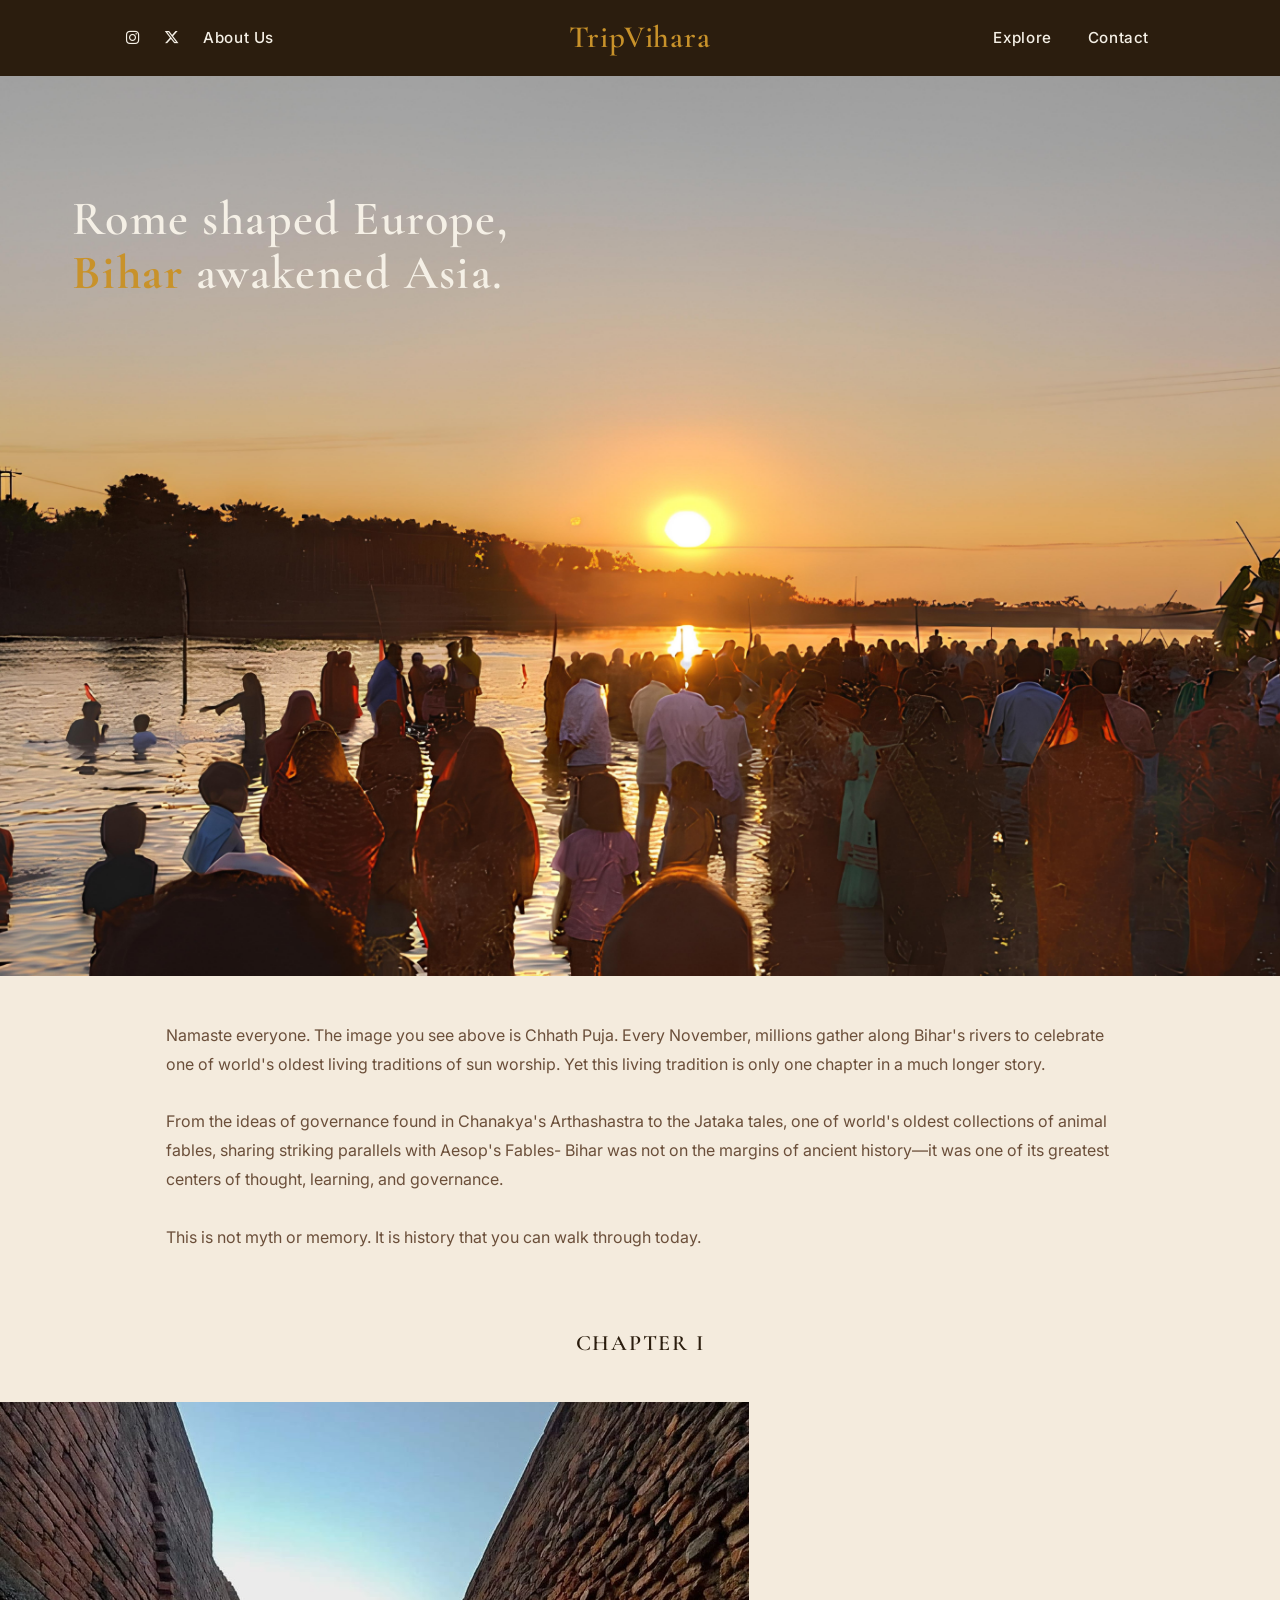
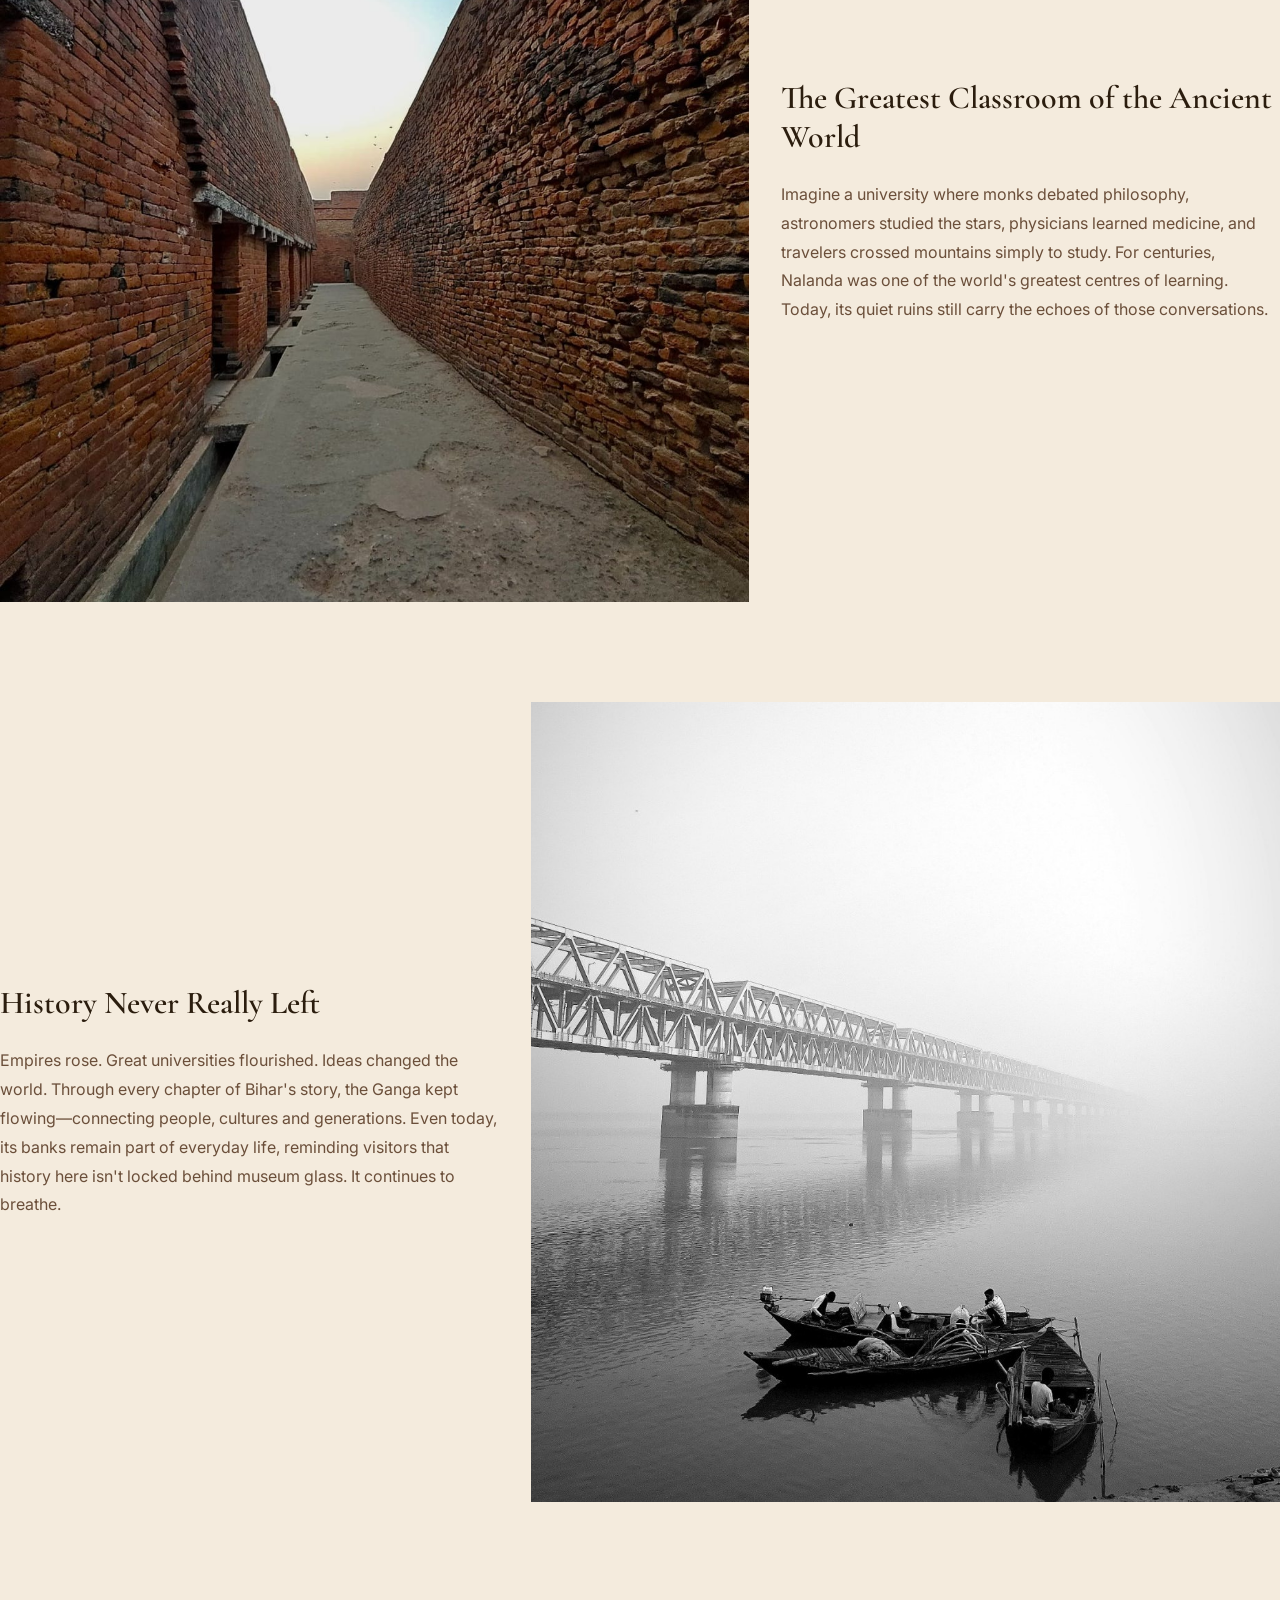
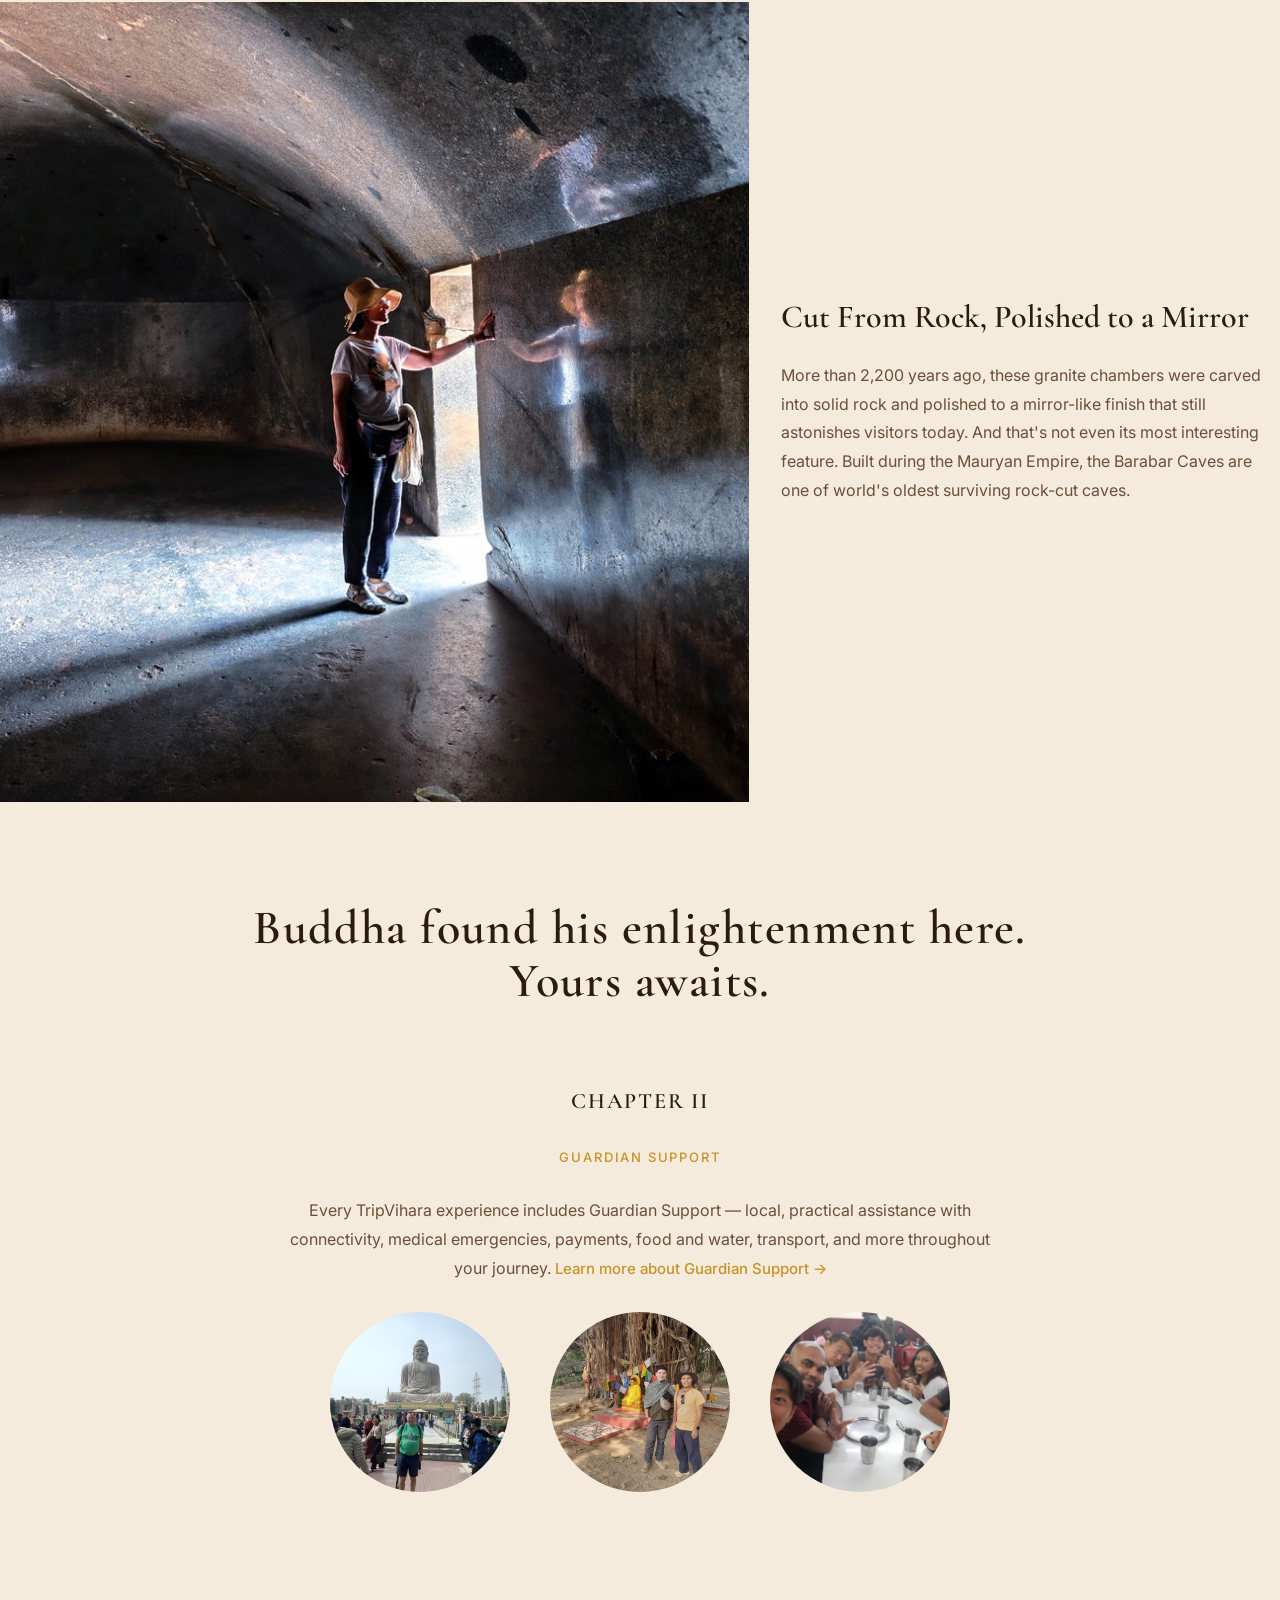
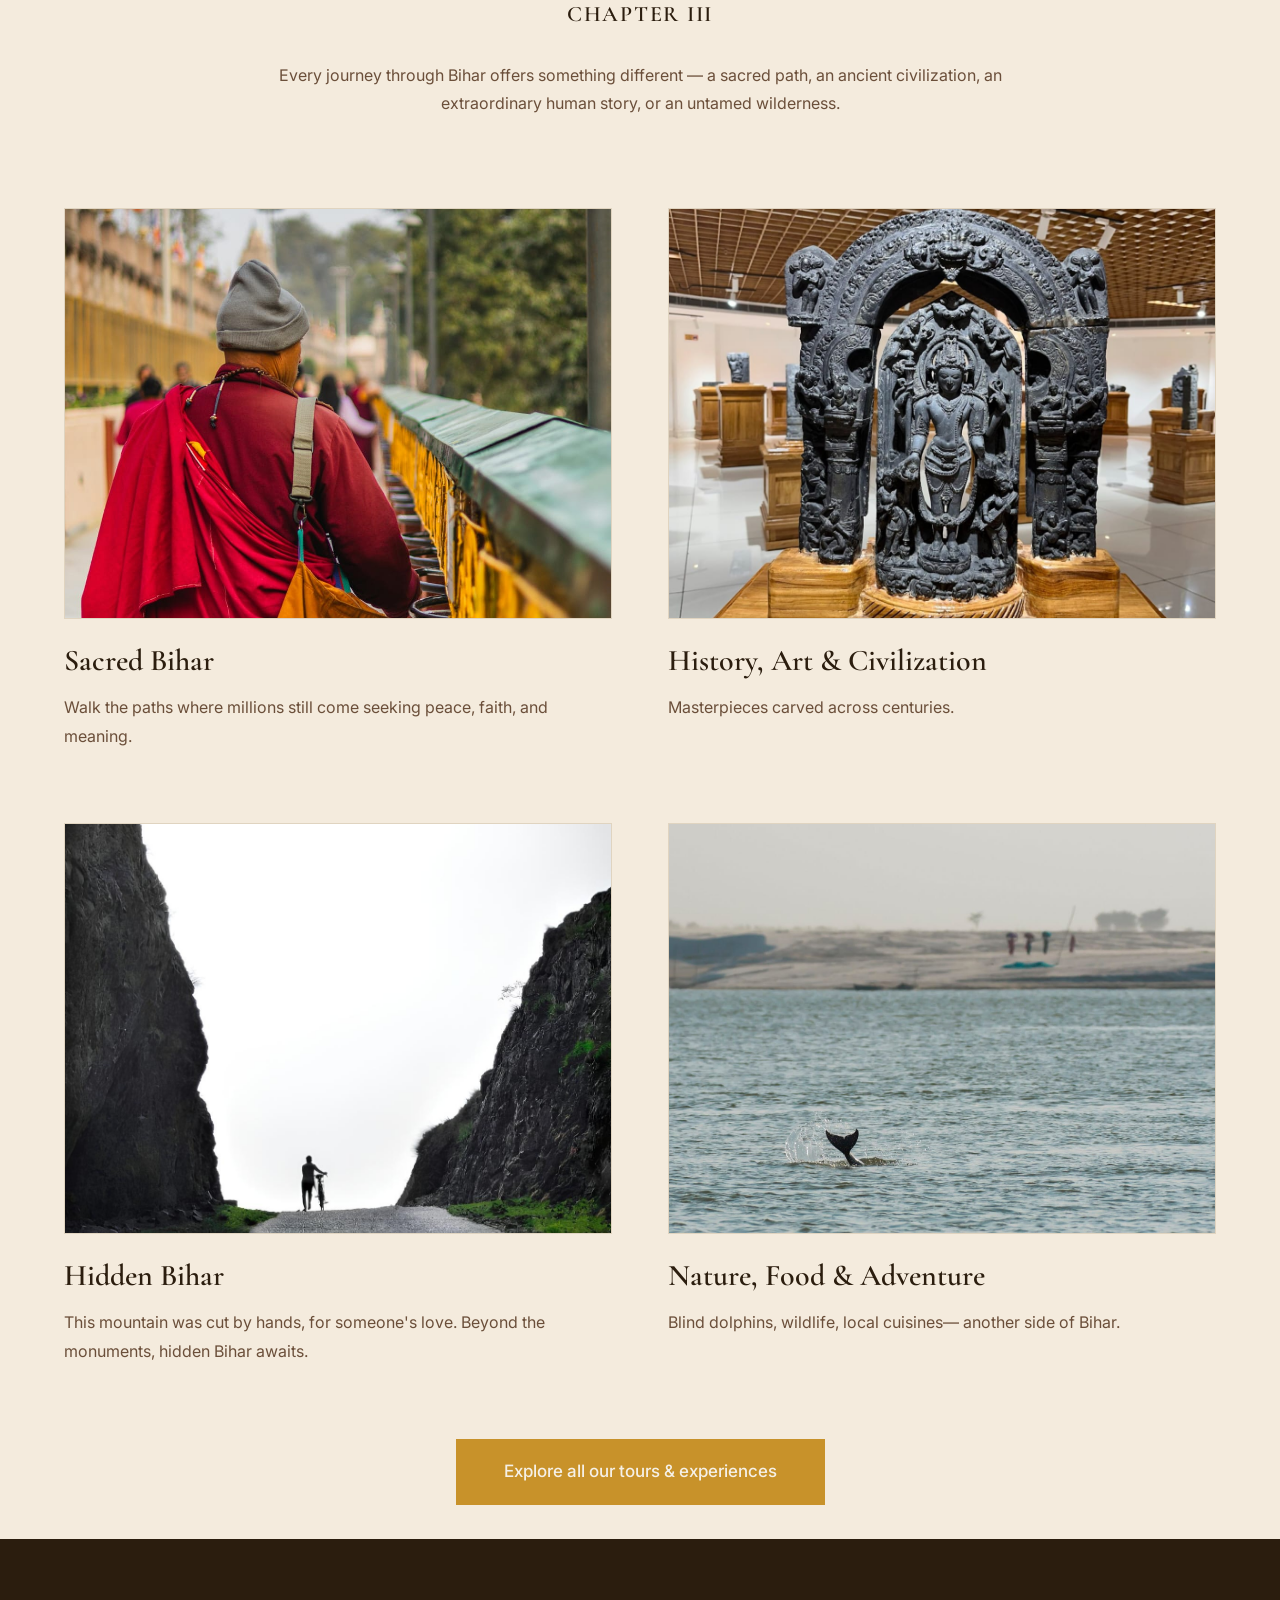
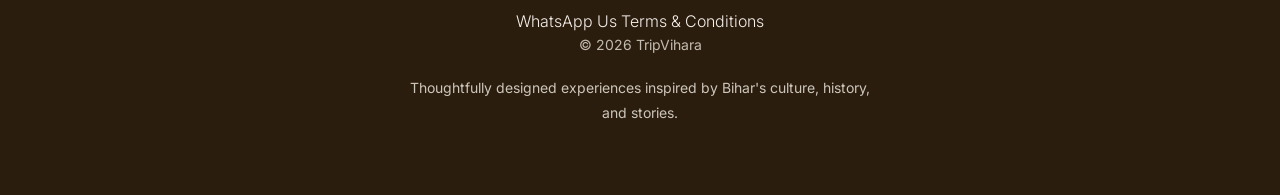
<file: index.html>
<!DOCTYPE html>
<html lang="en">

<head>
    <meta charset="UTF-8" />
    <meta name="viewport" content="width=device-width, initial-scale=1.0" />
    <title>TRIP VIHARA</title>

    <!-- ===== FONTS ===== -->
    <link rel="preconnect" href="https://fonts.googleapis.com" />
    <link rel="preconnect" href="https://fonts.gstatic.com" crossorigin />
    <link
    <link href="https://fonts.googleapis.com/css2?family=Cormorant+Garamond:wght@300;400;600;800&family=Inter:wght@300;400;500&display=swap" rel="stylesheet">       
    <link rel="stylesheet" href="https://cdnjs.cloudflare.com/ajax/libs/font-awesome/6.5.1/css/all.min.css" />
    <link rel="stylesheet" href="css/home.css">

    <style>
        .footer-links a {
            font-family: Inter, sans-serif;
            font-size: 14px;
            font-weight: 400;
            line-height: 1.8;
            color: rgba(245, 240, 230, .80);
            text-decoration: none;
            transition: opacity 0.2s ease;
        }
        .footer-links a {
            color: inherit;
            text-decoration: none;
            font: inherit;
            transition: opacity 0.2s ease;
        }
        .footer-links a:hover {
            opacity: 0.75;
            text-decoration: underline;
        }
    </style>

</head>

<body>



    <nav class="navbar" role="navigation" aria-label="Main navigation">
        <div class="nav-left">
            <a href="https://www.instagram.com/tripvihara?utm_source=qr&stkn=NHJ6aTQzYW5tNmN5" aria-label="Instagram" class="nav-link icon-link">
                <i class="fa-brands fa-instagram"></i>
            </a>
            <a href="https://x.com/TripVihara" aria-label="X (Twitter)" class="nav-link icon-link">
                <i class="fa-brands fa-x-twitter"></i>
            </a>
            <a href="Contact.html#about" class="nav-link">About Us</a>
        </div>
        <ul class="nav-links" id="navLinks">

            <li><a href="explore.html">Explore</a></li>

            <li><a href="Contact.html">Contact</a></li>

            <!-- Mobile only -->
            <li class="mobile-only">
                <a href="Contact.html#about">About Us</a>
            </li>

            <li class="mobile-only">
                <a href="https://www.instagram.com/tripvihara?utm_source=qr&stkn=NHJ6aTQzYW5tNmN5" target="_blank">
                    <i class="fa-brands fa-instagram"></i>
                </a>
            </li>

            <li class="mobile-only">
                <a href="https://x.com/TripVihara" target="_blank">
                    <i class="fa-brands fa-x-twitter"></i>
                </a>
            </li>

        </ul>


        <a href="/" class="brand" aria-label="Home">

            <span class="brand-name">
                Trip<span>Vihara</span>
            </span>
        </a>


        


        <div class="hamburger" id="hamburger" aria-label="Toggle menu" role="button" tabindex="0">
            <span></span>
            <span></span>
            <span></span>
        </div>
    </nav>



    <section class="hero" id="hero" role="banner" aria-label="Hero Banner">


        <div class="slide active">
            <!-- ✏️ SLIDE 3 IMAGE — your local file -->
            <div class="slide-bg" style="background-image: url('images/hero/Chhath main.jpeg');"></div>
            <div class="slide-overlay-r"></div>
            <div class="slide-overlay-b"></div>
            <div class="slide-content">
                <div class="hero-quote">
                    <h1 class="hero-heading">
                        Rome shaped Europe,<br>
                        <span style="color: #C8922A; font-weight: bold;">Bihar</span> awakened Asia.
                    </h1>


                </div>
                <!-- ✏️ SLIDE 3 EYEBROW -->

            </div>
        </div>

        <!-- ══ SLIDE 4 — RAJGIR ═════════════════════════════════════ -->


        <!-- ══ SLIDE 5 — NALANDA ════════════════════════════════════ -->


        <!-- Prev / Next arrows -->

        <!-- Navigation dots — add one <button> per slide -->


    </section>
    <section class="claim-section">

        <div class="claim-container">

            <h2 class="claim-text">
                Namaste everyone. The image you see above is Chhath Puja. Every November, millions gather along Bihar's rivers to celebrate one of world's oldest living traditions of sun worship. Yet this living tradition is only one chapter in a much longer story. 
                <br><br>

                From the ideas of governance found in Chanakya's Arthashastra to the Jataka tales, one of world's oldest collections of animal fables, sharing striking parallels with Aesop's Fables- Bihar was not on the margins of ancient history—it was one of its greatest centers of thought, learning, and governance.
                <br><br>

                

                This is not myth or memory. It is history that you can walk through today.
            </h2>

        </div>


    </section>
    <section class="story-section">

        <div class="story-heading">
            <span>Chapter I</span>
        </div>

        <!-- Story 1 -->

        <div class="story-row story-left">

            <div class="story-image">
                <img src="nalanda2.jpeg" alt="Nalanda Ruins">
            </div>

            <div class="story-content">

                <h2>The Greatest Classroom of the Ancient World</h2>

                <p>
                    Imagine a university where monks debated philosophy,
                    astronomers studied the stars, physicians learned medicine,
                    and travelers crossed mountains simply to study.

                    For centuries, Nalanda was one of the world's greatest
                    centres of learning.

                    Today, its quiet ruins still carry the echoes of those
                    conversations.
                </p>

            </div>

        </div>


        <!-- Story 2 -->

        <div class="story-row story-right">



            <div class="story-image">
                <img src="ganges2.jpeg" alt="River Ganga">
            </div>

            <div class="story-content">

                <h2>History Never Really Left</h2>

                <p>
                    Empires rose. Great universities flourished.
                    Ideas changed the world.

                    Through every chapter of Bihar's story,
                    the Ganga kept flowing—connecting people,
                    cultures and generations.

                    Even today, its banks remain part of everyday life,
                    reminding visitors that history here isn't locked
                    behind museum glass.

                    It continues to breathe.
                </p>

            </div>

        </div>


        <!-- Story 3 -->

        <div class="story-row story-left">



            <div class="story-image">
                <img src="barabar.jpeg" alt="Barabar Caves">
            </div>

            <div class="story-content">

                <h2>Cut From Rock, Polished to a Mirror</h2>

                <p>
                    More than 2,200 years ago,
                    these granite chambers were carved into solid rock
                    and polished to a mirror-like finish that still
                    astonishes visitors today.

                    And that's not even its most interesting feature.

                    Built during the Mauryan Empire,
                    the Barabar Caves are one of world's oldest
                    surviving rock-cut caves.
                </p>

            </div>

        </div>


        <div class="story-ending">

            <h2>
                Buddha found his enlightenment here. <br>
                Yours awaits.
            </h2>
                
  
        </div>

    </section>



    <section class="guardian-section">


        <div class="guardian-container">
            <div class="guardian-chapter">CHAPTER II</div>

            <p class="guardian-label">
                GUARDIAN SUPPORT
            </p>

            <p class="guardian-text">
                Every TripVihara experience includes Guardian Support — local,
                practical assistance with connectivity, medical emergencies,
                payments, food and water, transport, and more throughout your
                journey. <a href="Contact.html#guardian" class="guardian-link">
                    Learn more about Guardian Support →
                </a>
            </p>



        </div>

        <div class="round-images">
            <img src="images/guardian-support/connectivity.jpeg" alt="Image 1">
            <img src="images/guardian-support/local-assistance.jpeg" alt="Image 2">
            <img src="images/guardian-support/travel-safety.jpeg" alt="Image 3">
        </div>
   
    </section>
    <section class="heritage-section">

        <div class="heritage-header">

            <span class="heritage-chapter">Chapter III</span>

            <h2 class="heritage-intro">
                Every journey through Bihar offers something different — a sacred path,
                an ancient civilization, an extraordinary human story,
                or an untamed wilderness.
            </h2>

        </div>

        <div class="heritage-grid">

            <!-- Card 1 -->
            <a href="explore.html" class="heritage-card">

                <img src="monkwalk.jpeg" alt="Sacred Bihar">

                <div class="heritage-content">

                    <h3>Sacred Bihar</h3>

                    <p>
                        Walk the paths where millions still come seeking peace,
                        faith, and meaning.
                    </p>

                </div>

            </a>

            <!-- Card 2 -->
            <a href="explore.html" class="heritage-card">

                <img src="lakhisarai.jpeg" alt="History, Art & Civilization">

                <div class="heritage-content">

                    <h3>History, Art & Civilization</h3>

                    <p>
                        Masterpieces carved across centuries.
                    </p>

                </div>

            </a>

            <!-- Card 3 -->
            <a href="explore.html" class="heritage-card">

                <img src="manjhi roadl (1).jpeg" alt="Hidden Bihar">

                <div class="heritage-content">

                    <h3>Hidden Bihar</h3>

                    <p>
                        This mountain was cut by hands, for someone's love.
                        Beyond the monuments, hidden Bihar awaits.
                    </p>

                </div>

            </a>

            <!-- Card 4 -->
            <a href="explore.html" class="heritage-card">

                <img src="images/home/dolphins.jpeg" alt="Nature, Food & Adventure">

                <div class="heritage-content">

                    <h3>Nature, Food & Adventure</h3>

                    <p>
                        Blind dolphins, wildlife, local cuisines—
                        another side of Bihar.
                    </p>

                </div>

            </a>

        </div>

    </section>
    <section class="final-cta">

        <a href="explore.html" class="final-cta-btn">
            Explore all our tours &amp; experiences
        </a>

    </section>

    <footer class="footer">

        <!-- <div class="footer-socials"> -->

            <!-- Add only the social icons that are actually live -->
            <!-- <a href="https://www.instagram.com/tripvihara?utm_source=qr&stkn=NHJ6aTQzYW5tNmN5"><img src="instagram.svg" alt="Instagram"></a> -->

            <!-- <a href="#"><img src="youtube.svg" alt="YouTube"></a> -->

            <!-- <a href="#"><img src="facebook.svg" alt="Facebook"></a> -->

        <!-- </div> -->

        <nav class="footer-links" aria-label="Footer links">
            <a href="https://wa.me/919015661671" target="_blank" rel="noopener noreferrer">WhatsApp Us</a>
            <a href="terms-and-conditions.html">Terms &amp; Conditions</a>
        </nav>

        <p class="footer-copy">
            © 2026 TripVihara
        </p>

        <p class="footer-tagline">
            Thoughtfully designed experiences inspired by Bihar's culture,
            history, and stories.
        </p>

    </footer>


    <!-- =============================================
       JAVASCRIPT — Mobile nav toggle
       ============================================= -->
    <script src="js/home.js"></script>
</body>

</html>
</file>
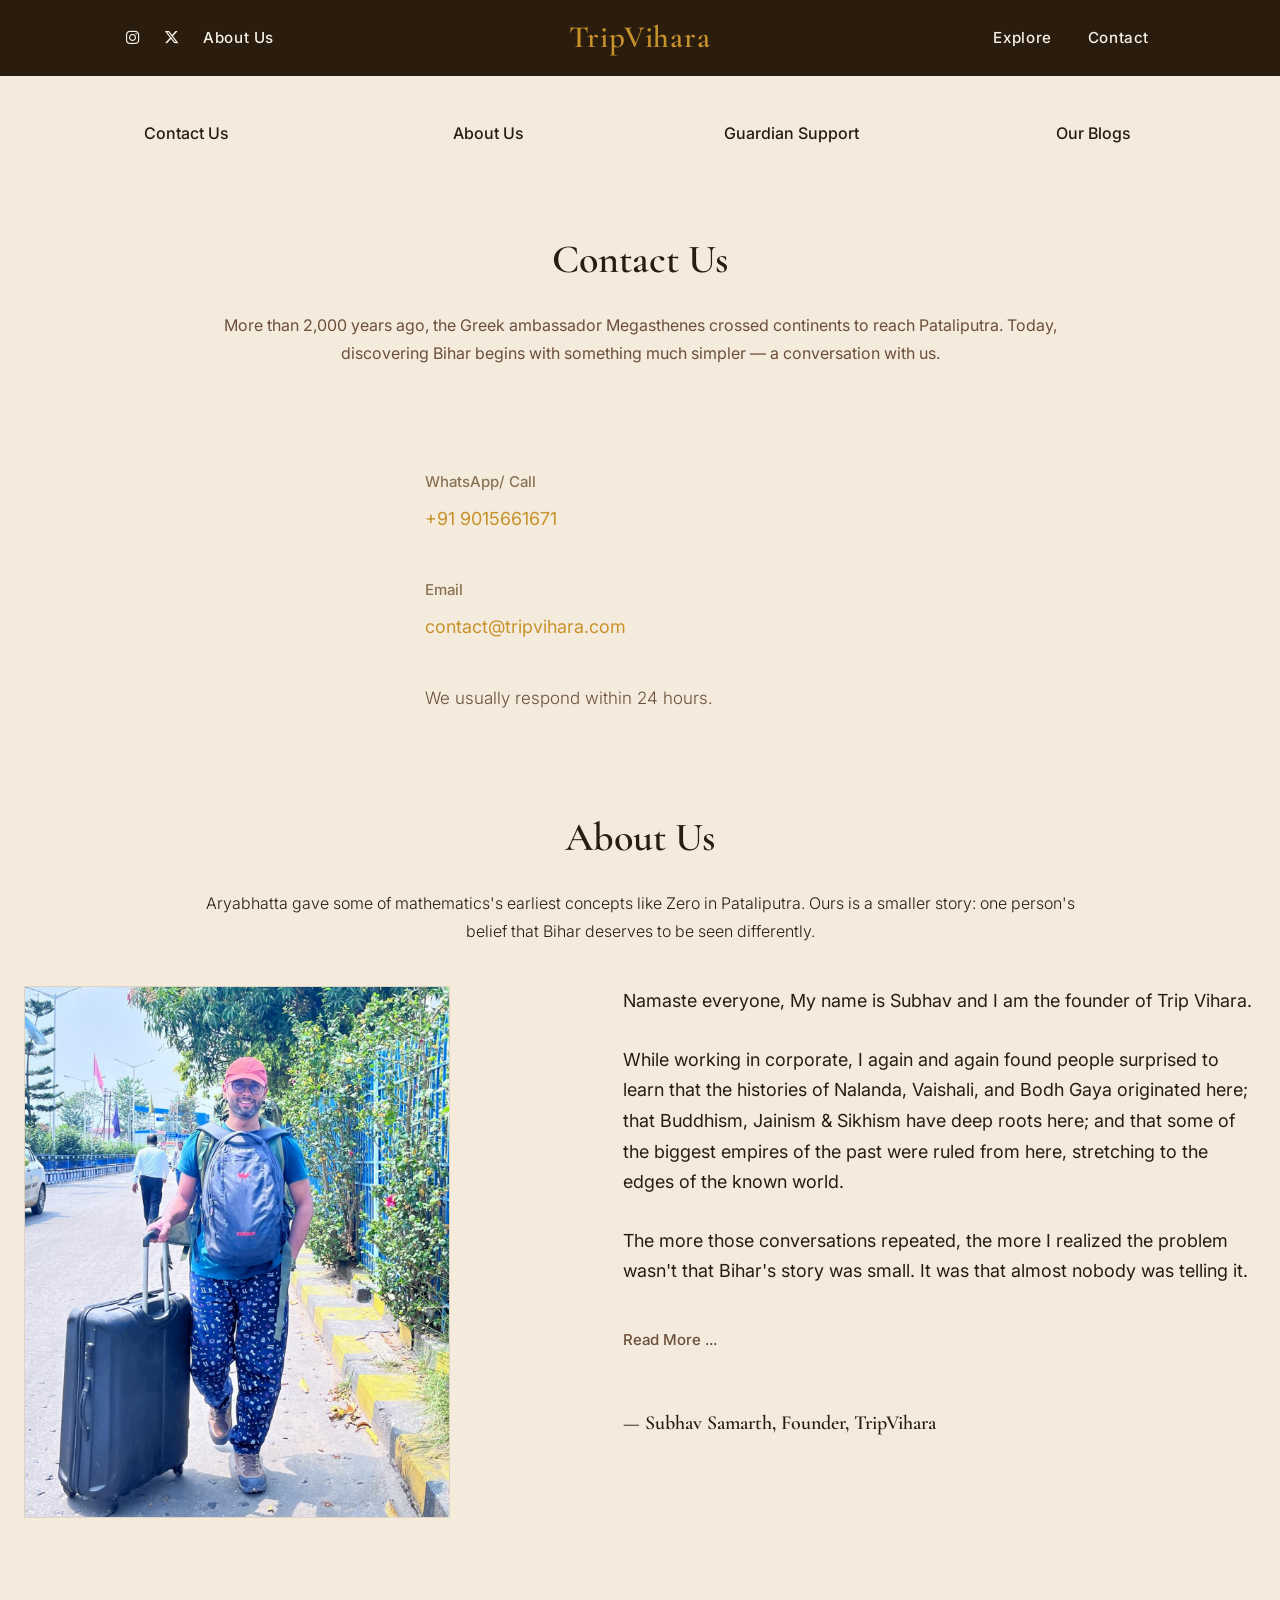
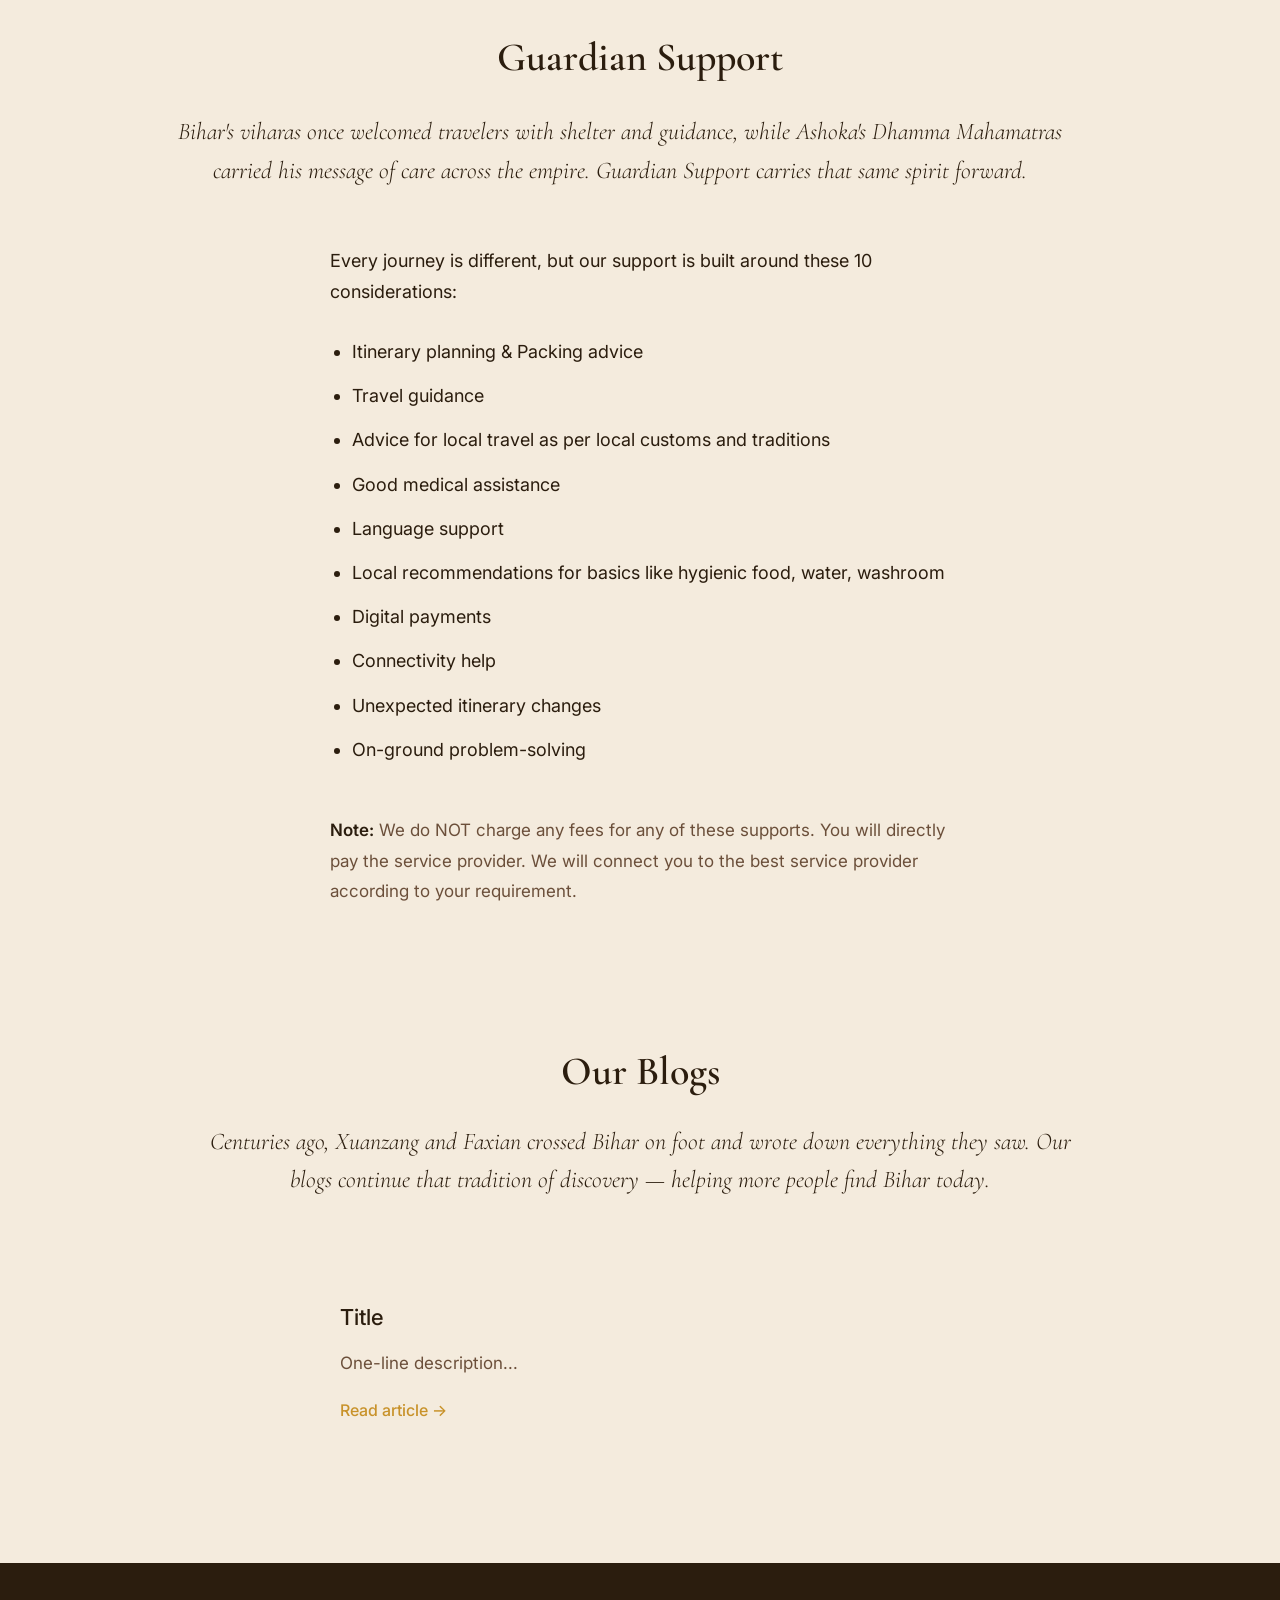
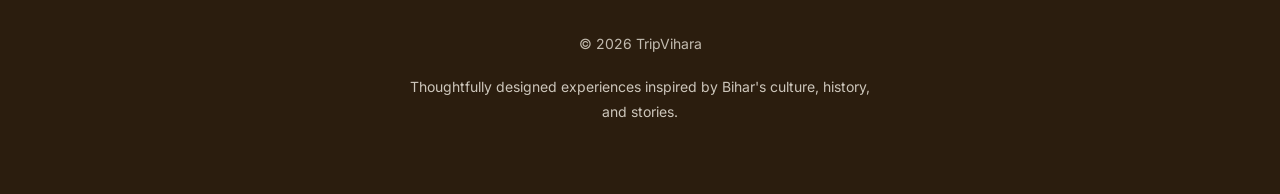
<file: Contact.html>
<!DOCTYPE html>
<html lang="en">

<head>
    <meta charset="UTF-8" />
    <meta name="viewport" content="width=device-width, initial-scale=1.0" />
    <title>TRIP VIHARA</title>

    <!-- ===== FONTS ===== -->
    <link rel="preconnect" href="https://fonts.googleapis.com" />
    <link rel="preconnect" href="https://fonts.gstatic.com" crossorigin />
    <link
        href="https://fonts.googleapis.com/css2?family=Cormorant+Garamond:ital,wght@0,300;0,400;0,600;1,300;1,400&family=Inter:wght@300;400;500&display=swap"
        rel="stylesheet" />
    <link rel="stylesheet" href="https://cdnjs.cloudflare.com/ajax/libs/font-awesome/6.5.1/css/all.min.css">
    <link rel="stylesheet" href="css/contact.css">
</head>

<body>

    <!-- =============================================
       NAVBAR
       ============================================= -->
    <nav class="navbar" role="navigation" aria-label="Main navigation">
        <div class="nav-left">
            <a href="https://www.instagram.com/tripvihara?utm_source=qr&stkn=NHJ6aTQzYW5tNmN5" aria-label="Instagram" class="nav-link icon-link">
                <i class="fa-brands fa-instagram"></i>
            </a>
            <a href="https://x.com/TripVihara" aria-label="X (Twitter)" class="nav-link icon-link">
                <i class="fa-brands fa-x-twitter"></i>
            </a>
            <a href="#about" class="nav-link">About Us</a>
        </div>
        <ul class="nav-links" id="navLinks">

            <li><a href="explore.html">Explore</a></li>

            <li><a href="Contact.html">Contact</a></li>

            <!-- Mobile only -->
            <li class="mobile-only">
                <a href="#about">About Us</a>
            </li>

            <li class="mobile-only">
                <a href="https://www.instagram.com/tripvihara?utm_source=qr&stkn=NHJ6aTQzYW5tNmN5" target="_blank">
                    <i class="fa-brands fa-instagram"></i>
                </a>
            </li>

            <li class="mobile-only">
                <a href="https://x.com/TripVihara" target="_blank">
                    <i class="fa-brands fa-x-twitter"></i>
                </a>
            </li>

        </ul>


        <a href="/" class="brand" aria-label="Home">

            <span class="brand-name">
                Trip<span>Vihara</span>
            </span>
        </a>


        


        <div class="hamburger" id="hamburger" aria-label="Toggle menu" role="button" tabindex="0">
            <span></span>
            <span></span>
            <span></span>
        </div>
    </nav>

    <!-- =============================================
     CONTACT SECTION
============================================= -->
    <section class="contact-navigation">

    <div class="contact-navigation-item">
        Contact Us
    </div>

    <div class="contact-navigation-item">
        About Us
    </div>

    <div class="contact-navigation-item">
        Guardian Support
    </div>

    <div class="contact-navigation-item">
        Our Blogs
    </div>

    </section>
    <section class="contact-section">

        <!-- Heading -->
        <div class="contact-header">
            
            <h1 class="contact-title">
                Contact Us
            </h1>

            <p class="contact-intro">
                More than 2,000 years ago, the Greek ambassador Megasthenes crossed continents to reach Pataliputra.
                Today, discovering Bihar begins with something much simpler — a conversation with us.
            </p>

        </div>

        <!-- Two Column Layout -->
        <div class="contact-container">

            <!-- Left Column -->
            <div class="contact-details">

                <p>
                    <span>WhatsApp/ Call</span>
                    <a href="https://wa.me/919015661671">
                        +91 9015661671
                    </a>
                </p>

                <p>
                    <span>Email</span>
                    <a href="mailto:contact@tripvihara.com">
                        contact@tripvihara.com
                    </a>
                </p>

                <p class="contact-response">
                    We usually respond within 24 hours.
                </p>

            </div>

            <!-- Right Column -->

        </div>

    </section>
    <section class="about-section" id="about">

        <!-- Header (same style as Contact Us) -->
        <div class="about-header">

            <h2 class="about-title">
                About Us
            </h2>

            <p class="about-intro">
                Aryabhatta gave some of mathematics's earliest concepts like Zero in
                Pataliputra. Ours is a smaller story: one person's belief that Bihar
                deserves to be seen differently.
            </p>

        </div>

        <!-- Two-column layout -->
        <div class="about-container">

            <!-- Left Column -->
            <div class="about-image">

                <img src="images/founder.jpeg" alt="Subhav Samarth, Founder of TripVihara">

            </div>

            <!-- Right Column -->
            <div class="about-content">

                <div class="about-note">
                    <div class="about-preview">
                        <p>
                            Namaste everyone, My name is Subhav and I am the founder of Trip Vihara.
                        </p>
    
                        <p>
                            While working in corporate, I again and again found people surprised to learn that the histories of Nalanda, Vaishali, and Bodh Gaya originated here; that Buddhism, 
                            Jainism & Sikhism have deep roots here; and that some of the biggest empires of the past were ruled from here, stretching to the edges of the known world.
                        </p>
    
                        <p>
                            The more those conversations repeated, the more I realized the problem wasn't that Bihar's story was small. It was that almost nobody was telling it.
                        </p>
                            
                     </div>
                    
                    <div class="about-more">
                        
                        <p>
                            Some of the world's great heritage sites share a hard lesson: a monument can be famous for centuries while the town around it remains underdeveloped. So TripVihara works 
                            differently from the start. We work locally, with sites, people & customs.
                        </p>
                        
                        <p>
                            We believe tourism should leave Bihar better than it found
                            it — supporting local people whenever practical, respecting
                            the communities that welcome us, and helping visitors
                            understand Bihar rather than simply passing through it.
                        </p>
    
                        <p>
                            Bihar receives high number of tourists, especially from East
                            Asian nations. Our aim is to develop the tourism ecosystem
                            of Bihar in the best possible way, so that better memories
                            for visitors as well as locals are created here. Needless to
                            say, we thrive to provide best services possible.
                        </p>
    
                        <p>
                            We're still a young company, and we won't get everything
                            right from day one. But these principles will guide every
                            journey we design.
                        </p>
                    </div>

                    <button class="read-more-btn" id="readMoreBtn">Read More ...</button>

                </div>

                <p class="about-signature">
                    — Subhav Samarth, Founder, TripVihara
                </p>

            </div>

        </div>

    </section>
    <section class="guardian-section" id="guardian">

        <div class="guardian-container">

            <h2 class="guardian-title">
                Guardian Support
            </h2>

            <p class="guardian-intro">
                Bihar's viharas once welcomed travelers with shelter and guidance,
                while Ashoka's Dhamma Mahamatras carried his message of care across
                the empire. Guardian Support carries that same spirit forward.
            </p>

            <p class="guardian-subtitle">
                Every journey is different, but our support is built around these
                10 considerations:
            </p>

            <ul class="guardian-list">

                <li>Itinerary planning &amp; Packing advice</li>

                <li>Travel guidance</li>

                <li>Advice for local travel as per local customs and traditions</li>

                <li>Good medical assistance</li>

                <li>Language support</li>

                <li>Local recommendations for basics like hygienic food, water, washroom</li>

                <li>Digital payments</li>

                <li>Connectivity help</li>

                <li>Unexpected itinerary changes</li>

                <li>On-ground problem-solving</li>

            </ul>

            <p class="guardian-note">
                <strong>Note:</strong> We do NOT charge any fees for any of these
                supports. You will directly pay the service provider. We will
                connect you to the best service provider according to your
                requirement.
            </p>

        </div>

    </section>
    <section class="blogs-section">

        <div class="blogs-header">

            <h2 class="blogs-title">
                Our Blogs
            </h2>

            <p class="blogs-intro">
                Centuries ago, Xuanzang and Faxian crossed Bihar on foot and wrote down everything they saw. Our blogs
                continue that tradition of discovery — helping more people find Bihar today.
            </p>

        </div>

        <div class="blogs-container">

            <article class="blog-item">

                <h3 class="blog-heading">
                    Title
                </h3>

                <p class="blog-description">
                    One-line description...
                </p>

                <a href="#" class="blog-link">
                    Read article →
                </a>

            </article>

        </div>

    </section>
    <!-- =============================================
       FOOTER
       ============================================= -->
    <footer class="footer">

        <!-- <div class="footer-socials"> -->

            <!-- Add only the social icons that are actually live -->
            <!-- <a href="https://www.instagram.com/tripvihara?utm_source=qr&stkn=NHJ6aTQzYW5tNmN5"><img src="instagram.svg" alt="Instagram"></a>

            <a href="#"><img src="youtube.svg" alt="YouTube"></a>

            <a href="#"><img src="facebook.svg" alt="Facebook"></a> -->

        <!-- </div> -->

        <p class="footer-copy">
            © 2026 TripVihara
        </p>

        <p class="footer-tagline">
            Thoughtfully designed experiences inspired by Bihar's culture,
            history, and stories.
        </p>

    </footer>


    <!-- =============================================
       JAVASCRIPT — Mobile nav toggle
       ============================================= -->
    <script src="js/contact.js"></script>
</body>

</html>
</file>
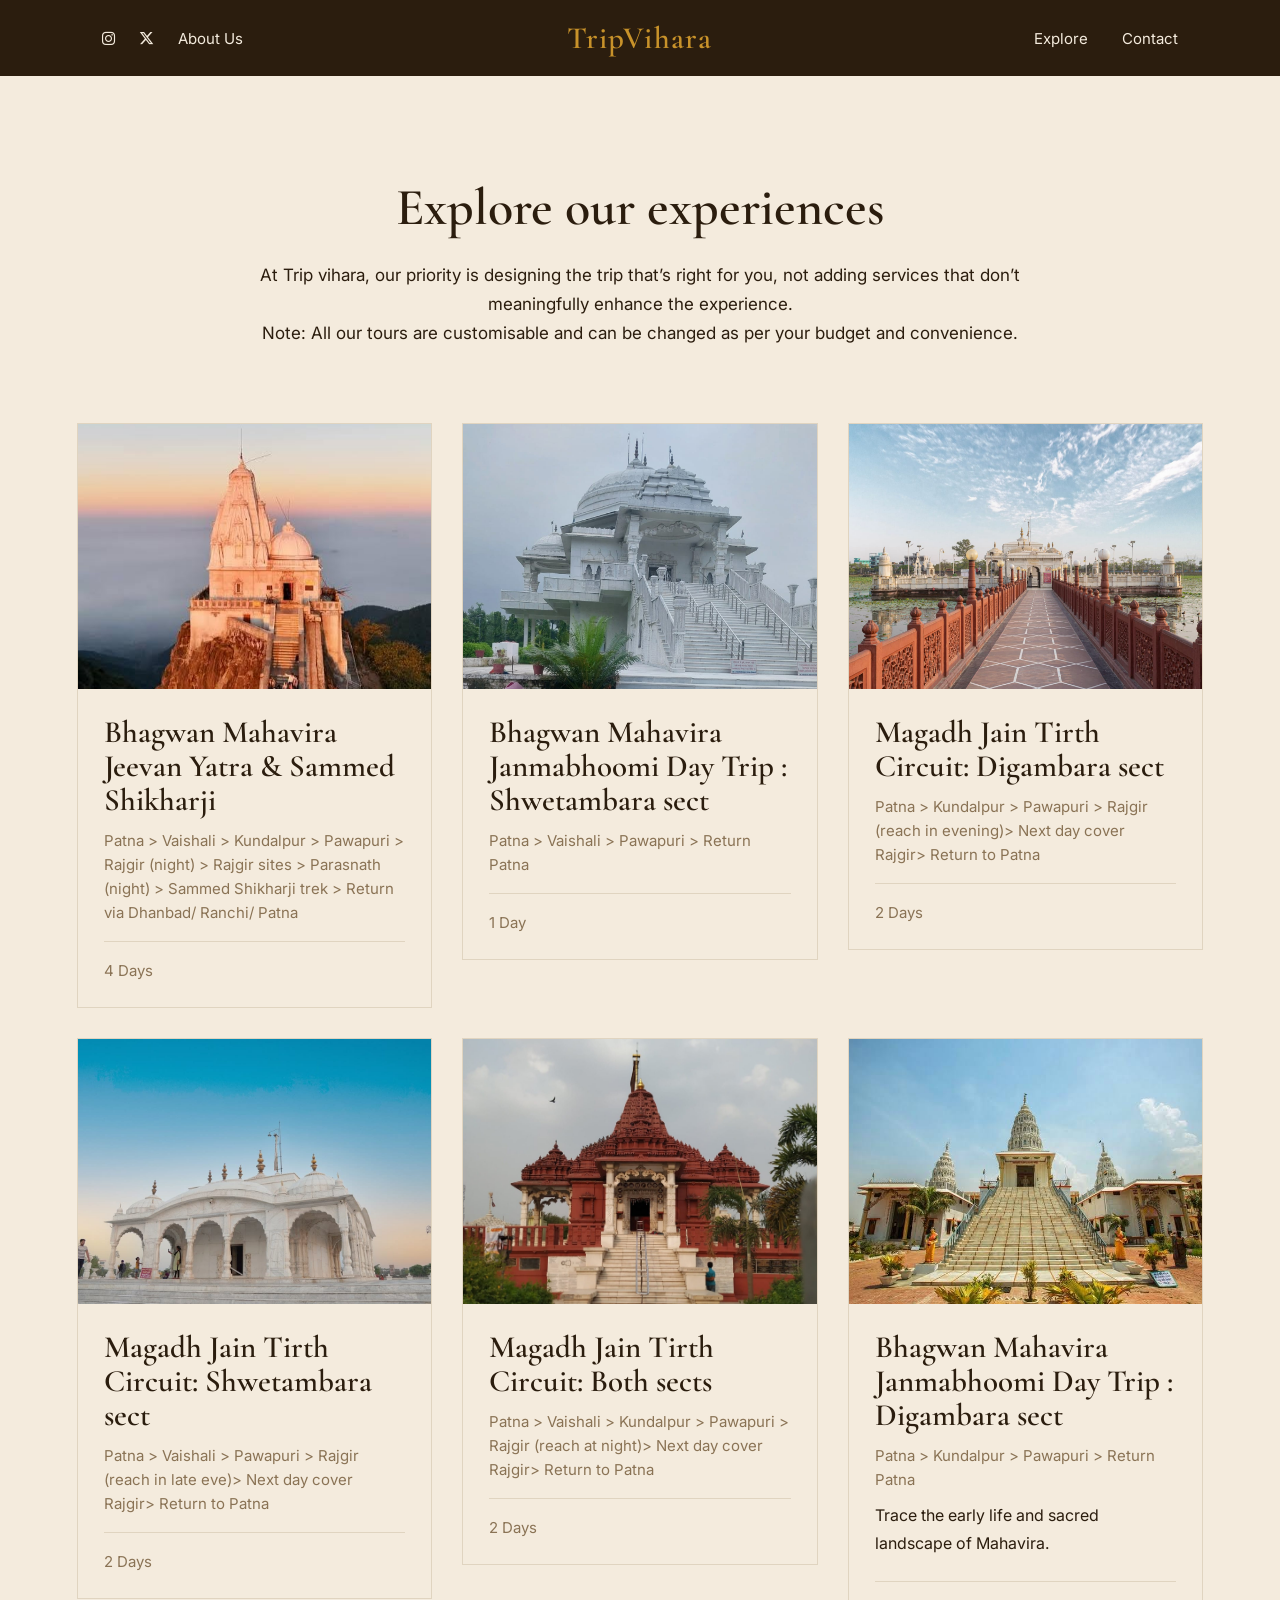
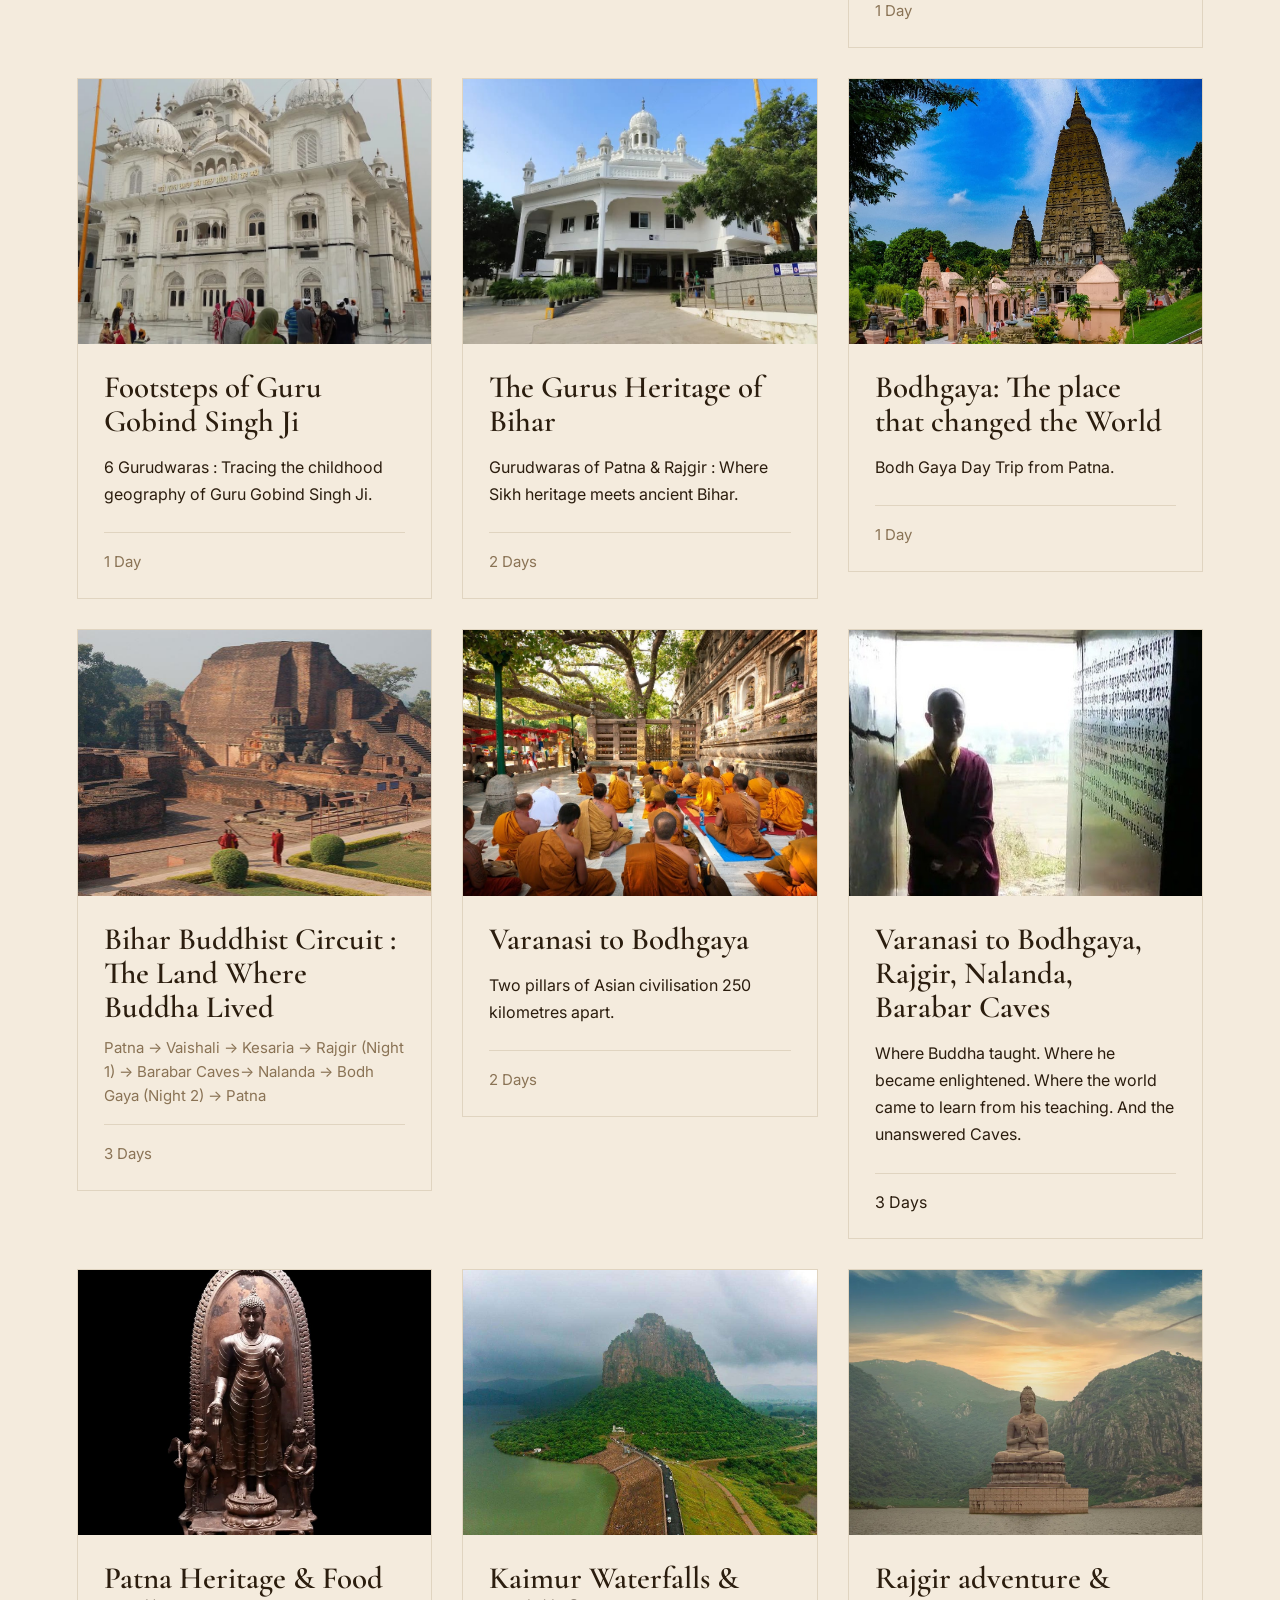
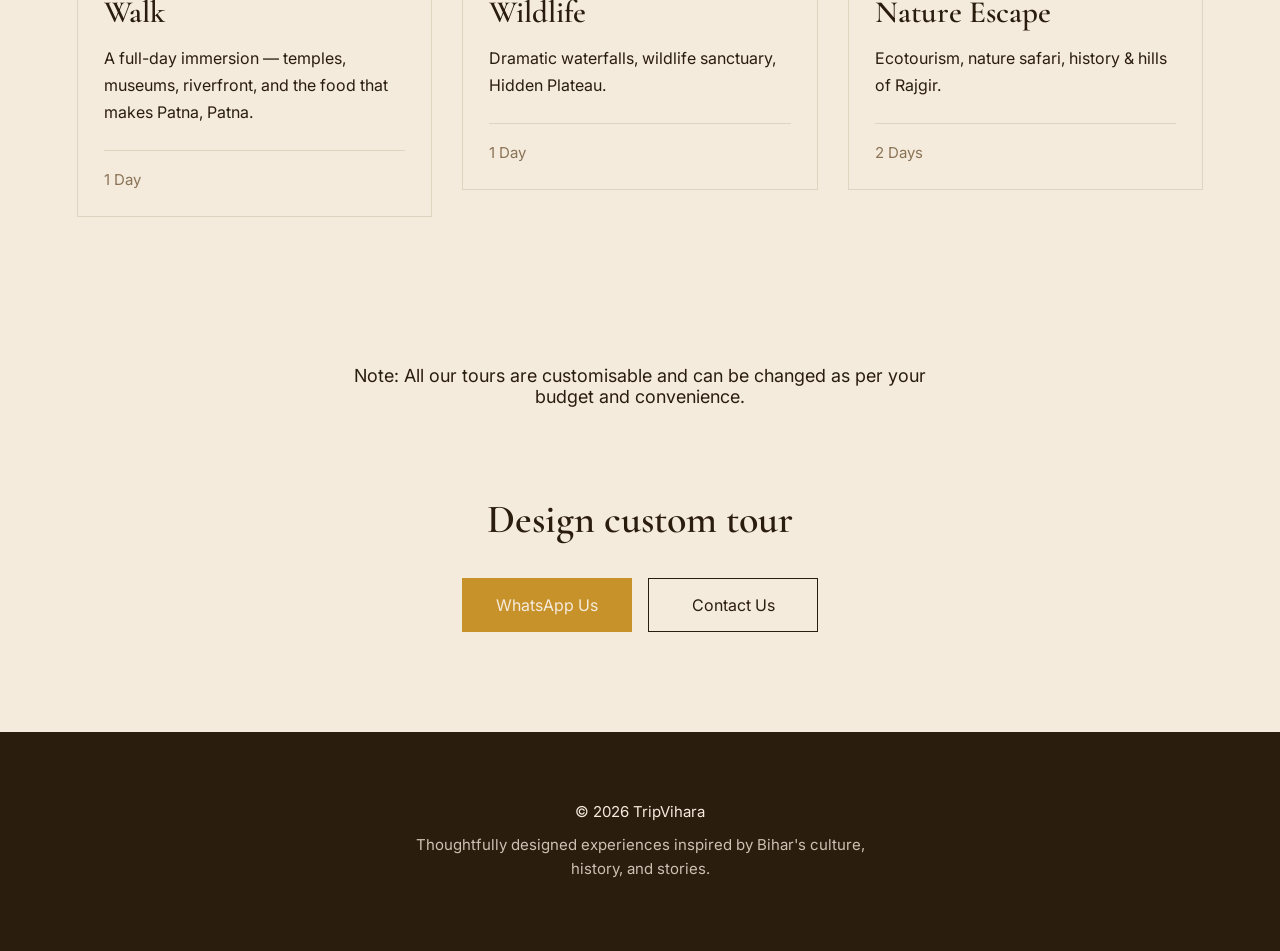
<file: explore.html>
<!DOCTYPE html>
<html lang="en">

<head>
    <meta charset="UTF-8">
    <meta name="viewport" content="width=device-width, initial-scale=1.0">

    <title>Explore Bihar | TripVihara</title>

    <!-- FONTS -->
    <link rel="preconnect" href="https://fonts.googleapis.com">
    <link rel="preconnect" href="https://fonts.gstatic.com" crossorigin>

    <link
        href="https://fonts.googleapis.com/css2?family=Cormorant+Garamond:ital,wght@0,400;0,600;1,400&family=Inter:wght@400;500&display=swap"
        rel="stylesheet">
    <link rel="stylesheet"
      href="https://cdnjs.cloudflare.com/ajax/libs/font-awesome/6.5.2/css/all.min.css">

    <!-- CSS -->
    <link rel="stylesheet" href="css/explore.css">
</head>

<body>

    <!-- =============================================
         NAVBAR
    ============================================= -->

    <nav class="navbar" role="navigation" aria-label="Main navigation">
        <div class="nav-left">
            <a href="https://www.instagram.com/tripvihara?utm_source=qr&stkn=NHJ6aTQzYW5tNmN5" aria-label="Instagram" class="nav-link icon-link">
                <i class="fa-brands fa-instagram"></i>
            </a>
            <a href="https://x.com/TripVihara" 
                target="_blank"
                rel="noopener noreferrer"
                aria-label="X (Twitter)" class="nav-link icon-link">
                <i class="fa-brands fa-x-twitter"></i>
            </a>
            <a href="Contact.html#about" class="nav-link">About Us</a>
        </div>
        <ul class="nav-links" id="navLinks">

            <li><a href="explore.html">Explore</a></li>

            <li><a href="Contact.html">Contact</a></li>

            <!-- Mobile only -->
            <li class="mobile-only">
                <a href="#about">About Us</a>
            </li>

            <li class="mobile-only">
                <a href="https://www.instagram.com/tripvihara?utm_source=qr&stkn=NHJ6aTQzYW5tNmN5" target="_blank">
                    <i class="fa-brands fa-instagram"></i>
                </a>
            </li>

            <li class="mobile-only">
                <a href="https://x.com/TripVihara" target="_blank">
                    <i class="fa-brands fa-x-twitter"></i>
                </a>
            </li>

        </ul>


        <a href="/" class="brand" aria-label="Home">

            <span class="brand-name">
                Trip<span>Vihara</span>
            </span>
        </a>


        


        <div class="hamburger" id="hamburger" aria-label="Toggle menu" role="button" tabindex="0">
            <span></span>
            <span></span>
            <span></span>
        </div>
    </nav>


    <!-- =============================================
         HERO
    ============================================= -->

    <section class="explore-hero">

        

        <h1>
            Explore our experiences 
        </h1>
        <p>
            At Trip vihara, our priority is designing the trip that’s right for you, not adding services that don’t meaningfully enhance the experience.
        </p>
        <p>
            Note: All our tours are customisable and can be changed as per your budget and convenience.
        </p>

    </section>


    <!-- =============================================
         TOUR GRID
    ============================================= -->

    <section class="tour-section">

        <div class="tour-grid">


            <!-- =============================================
                 TOUR 1 — MAHAVIRA JANMABHOOMI
            ============================================= -->
            <article class="tour-card">

                <img class="tour-card-image" src="images/explore/trip 6.jpeg" alt="Tour 6">
                

                <div class="tour-card-content">

                    <h2 class="tour-name">Bhagwan Mahavira Jeevan Yatra & Sammed Shikharji</h2>

                    <p class="tour-route">
                        Patna > Vaishali > Kundalpur > Pawapuri > Rajgir (night) > Rajgir sites > Parasnath (night) >
                        Sammed Shikharji trek > Return via Dhanbad/ Ranchi/ Patna
                    </p>
                    </p>

                    

                    <div class="tour-meta">

                        <span class="tour-duration">
                            4 Days
                        </span>

                    

                    </div>
                </div>

            </article>
            


            <!-- =============================================
                 TOUR 2
            ============================================= -->

            <article class="tour-card">

                <img class="tour-card-image" src="images/explore/trip 2.jpeg" alt="Tour 2">
                

                <div class="tour-card-content">

                    <h2 class="tour-name">
                        Bhagwan Mahavira Janmabhoomi Day Trip : Shwetambara sect
                    </h2>

                    <p class="tour-route">
                        Patna > Vaishali > Pawapuri > Return Patna
                    </p>
                    </p>

                    

                    <div class="tour-meta">

                        <span class="tour-duration">
                            1 Day
                        </span>

                    

                    </div>


                    

                </div>

            </article>


            <!-- =============================================
                 TOUR 3
            ============================================= -->

            <article class="tour-card">

                <img class="tour-card-image" src="images/explore/trip 3.jpeg" alt="Tour 3">
                

                <div class="tour-card-content">

                    <h2 class="tour-name">Magadh Jain Tirth Circuit: Digambara sect</h2>

                    <p class="tour-route">
                        Patna > Kundalpur > Pawapuri > Rajgir (reach in evening)> Next day cover Rajgir> Return to
                        Patna
                    </p>
                    </p>

                    

                    <div class="tour-meta">

                        <span class="tour-duration">
                            2 Days
                        </span>

                    

                    </div>

                </div>

            </article>


            <!-- =============================================
                 TOUR 4
            ============================================= -->

            <article class="tour-card">

                <img class="tour-card-image" src="images/explore/trip 4.jpeg" alt="Tour 4">
                

                <div class="tour-card-content">

                    <h2 class="tour-name">Magadh Jain Tirth Circuit: Shwetambara sect</h2>

                    <p class="tour-route">
                        Patna > Vaishali > Pawapuri > Rajgir (reach in late eve)> Next day cover Rajgir> Return to
                        Patna
                    </p>
                    </p>

                    

                    <div class="tour-meta">

                        <span class="tour-duration">
                            2 Days
                        </span>

                    

                    </div>

                </div>

            </article>


            <!-- =============================================
                 TOUR 5
            ============================================= -->

            <article class="tour-card">

                <img class="tour-card-image" src="images/explore/trip 5.jpeg" alt="Tour 5">
                

                <div class="tour-card-content">

                    <h2 class="tour-name">Magadh Jain Tirth Circuit: Both sects</h2>

                    <p class="tour-route">
                        Patna > Vaishali > Kundalpur > Pawapuri > Rajgir (reach at night)> Next day cover Rajgir>
                        Return to Patna
                    </p>
                    </p>

                    

                    <div class="tour-meta">

                        <span class="tour-duration">
                            2 Days
                        </span>

                    

                    </div>

                </div>

            </article>


            <!-- =============================================
                 TOUR 6
            ============================================= -->
            <article class="tour-card">

                <div class="tour-image-wrapper">
                    <img class="tour-card-image" src="images/explore/trip 1.jpeg" alt="Mahavira Janmabhoomi">
                    
                </div>
                

                <div class="tour-card-content">

                    <h2 class="tour-name">
                        Bhagwan Mahavira Janmabhoomi Day Trip : Digambara sect
                    </h2>

                    <p class="tour-route">
                        Patna > Kundalpur > Pawapuri > Return Patna
                    </p>

                    <p class="tour-hook">
                        Trace the early life and sacred landscape of Mahavira.
                    </p>

                    <div class="tour-meta">

                        <span class="tour-duration">
                            1 Day
                        </span>

                        

                    </div>


                    <!-- EXPANDED CONTENT -->

                    

                </div>

            </article>


            <!-- =============================================
                 TOUR 7
            ============================================= -->
            <article class="tour-card">

                <img class="tour-card-image" src="images/explore/trip 8.jpeg" alt="Tour 7">
                

                <div class="tour-card-content">

                    <h2 class="tour-name">Footsteps of Guru Gobind Singh Ji</h2>

                    </p>

                    <p class="tour-hook">
                        6 Gurudwaras : Tracing the childhood geography of Guru Gobind Singh Ji.
                    </p>

                    <div class="tour-meta">

                        <span class="tour-duration">
                            1 Day
                        </span>

                    

                    </div>

                </div>

            </article>
            


            <!-- =============================================
                 TOUR 8
            ============================================= -->
            <article class="tour-card">

                <img class="tour-card-image" src="images/explore/trip 9.jpeg" alt="Tour 8">

                <div class="tour-card-content">

                    <h2 class="tour-name">The Gurus Heritage of Bihar</h2>
                    

                    </p>

                    <p class="tour-hook">
                        Gurudwaras of Patna & Rajgir : Where Sikh heritage meets ancient Bihar.
                    </p>

                    <div class="tour-meta">

                        <span class="tour-duration">
                            2 Days
                        </span>

                    

                    </div>

                </div>

            </article>
            


            <!-- =============================================
                 TOUR 9
            ============================================= -->
            <article class="tour-card">

                <img class="tour-card-image" src="images/explore/trip 10.jpeg" alt="Tour 9">

                <div class="tour-card-content">

                    <h2 class="tour-name">Bodhgaya: The place that changed the World</h2>
                    

                    </p>

                    <p class="tour-hook">
                        Bodh Gaya Day Trip from Patna.
                    </p>

                    <div class="tour-meta">

                        <span class="tour-duration">
                            1 Day
                        </span>

                    

                    </div>

                </div>

            </article>
            


            <!-- =============================================
                 TOUR 10
            ============================================= -->
            <article class="tour-card">

                <img class="tour-card-image" src="images/explore/trip 11.jpeg" alt="Tour 10">
                

                <div class="tour-card-content">

                    <h2 class="tour-name">Bihar Buddhist Circuit : The Land Where Buddha Lived</h2>

                    <p class="tour-route">
                        Patna → Vaishali → Kesaria → Rajgir (Night 1) → Barabar Caves-> Nalanda → Bodh Gaya (Night 2) →
                        Patna
                    </p>
                    </p>

                    

                    <div class="tour-meta">

                        <span class="tour-duration">
                            3 Days
                        </span>

                    

                    </div>

                </div>

            </article>
            


            <!-- =============================================
                 TOUR 11
            ============================================= -->
            <article class="tour-card">

                <img class="tour-card-image" src="images/explore/trip 13.jpeg" alt="Tour 11">
                

                <div class="tour-card-content">

                    <h2 class="tour-name">Varanasi to Bodhgaya</h2>

                    </p>

                    <p class="tour-hook">
                        Two pillars of Asian civilisation 250 kilometres apart.
                    </p>

                    <div class="tour-meta">

                        <span class="tour-duration">
                            2 Days
                        </span>

                    

                    </div>

                </div>

            </article>
            


            <!-- =============================================
                 TOUR 12
            ============================================= -->
            <article class="tour-card">

                <img class="tour-card-image" src="images/explore/trip 14.jpeg" alt="Tour 12">

                <div class="tour-card-content">

                    <h2 class="tour-name">Varanasi to Bodhgaya, Rajgir, Nalanda, Barabar Caves</h2>
                    

                    </p>

                    <p class="tour-hook">
                        Where Buddha taught. Where he became enlightened. Where the world came to learn from his
                        teaching. And the unanswered Caves.
                    </p>

                    <div class="tour-meta">


                        3 Days
                        </span>

                    

                    </div>

                </div>

            </article>
            

            <!-- =============================================
                 TOUR 13
            ============================================= -->
            <article class="tour-card">

                <img class="tour-card-image" src="images/explore/trip 7.jpeg" alt="Tour 13">

                <div class="tour-card-content">

                    <h2 class="tour-name">Patna Heritage & Food Walk</h2>

                    </p>

                    <p class="tour-hook">
                        A full-day immersion — temples, museums, riverfront, and the food that makes Patna, Patna.
                    </p>

                    <div class="tour-meta">

                        <span class="tour-duration">
                            1 Day
                        </span>

                    

                    </div>

                </div>

            </article>
            


            <!-- =============================================
                 TOUR 14
            ============================================= -->
            <article class="tour-card">

                <img class="tour-card-image" src="images/explore/trip 12.jpeg" alt="Tour 14">

                <div class="tour-card-content">

                    <h2 class="tour-name">Kaimur Waterfalls & Wildlife</h2>

                    </p>

                    <p class="tour-hook">
                        Dramatic waterfalls, wildlife sanctuary, Hidden Plateau.
                    </p>

                    <div class="tour-meta">

                        <span class="tour-duration">
                            1 Day
                        </span>

                    

                    </div>

                </div>

            </article>
            


            <!-- =============================================
                 TOUR 15
            ============================================= -->

            <article class="tour-card">

                <img class="tour-card-image" src="images/explore/trip 15.jpeg" alt="Tour 15">

                <div class="tour-card-content">

                    <h2 class="tour-name">Rajgir adventure & Nature Escape</h2>

                    </p>

                    <p class="tour-hook">
                        Ecotourism, nature safari, history & hills of Rajgir.
                    </p>

                    <div class="tour-meta">

                        <span class="tour-duration">
                            2 Days
                        </span>

                    

                    </div>

                </div>

            </article>

        </div>

    </section>


    <!-- =============================================
         BOTTOM PROMPT
    ============================================= -->

    <section class="explore-help">
        <p>
            Note: All our tours are customisable and can be changed as per your budget and convenience.
        </p>

        <h2>
            Design custom tour
        </h2>

        <div class="explore-help-actions">

            <a href="https://wa.me/919015661671" class="whatsapp-button" target="_blank">

                WhatsApp Us

            </a>

            <a href="Contact.html" class="enquiry-button">

                Contact Us

            </a>

        </div>

    </section>


    <!-- =============================================
         FOOTER
    ============================================= -->

    <footer class="footer">

        <!-- <div class="footer-socials"> -->
<!-- 
            <a href="https://www.instagram.com/tripvihara?utm_source=qr&stkn=NHJ6aTQzYW5tNmN5"
                target="_blank"
                rel="noopener noreferrer">
                <img src="instagram.svg" alt="Instagram">
            </a> -->

            <!-- <a href="#">
                <img src="youtube.svg" alt="YouTube">
            </a> -->

            <!-- <a href="#">
                <img src="facebook.svg" alt="Facebook">
            </a> -->

        <!-- </div> -->


        <p class="footer-copy">
            © 2026 TripVihara
        </p>


        <p class="footer-tagline">
            Thoughtfully designed experiences inspired by Bihar's culture,
            history, and stories.
        </p>

    </footer>


    <!-- JAVASCRIPT -->
    <script src="js/explore.js"></script>

</body>

</html>
</file>
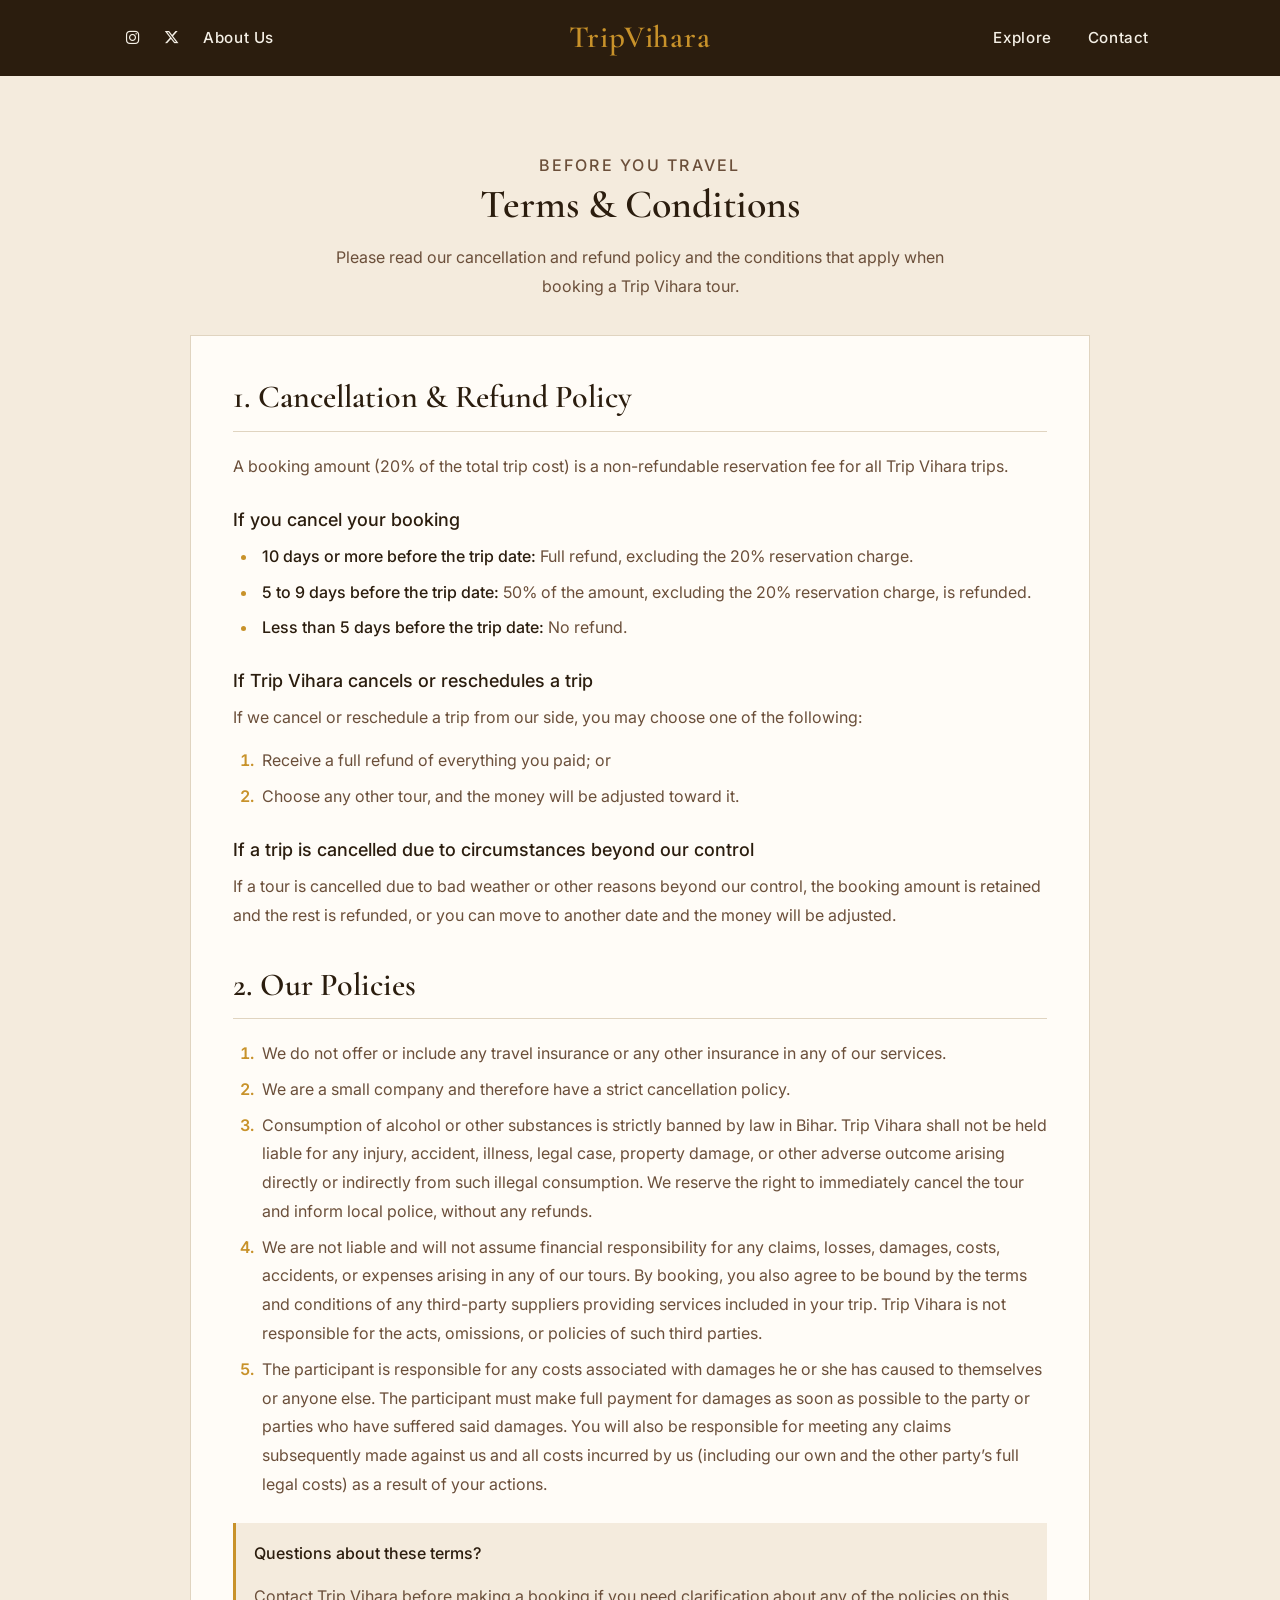
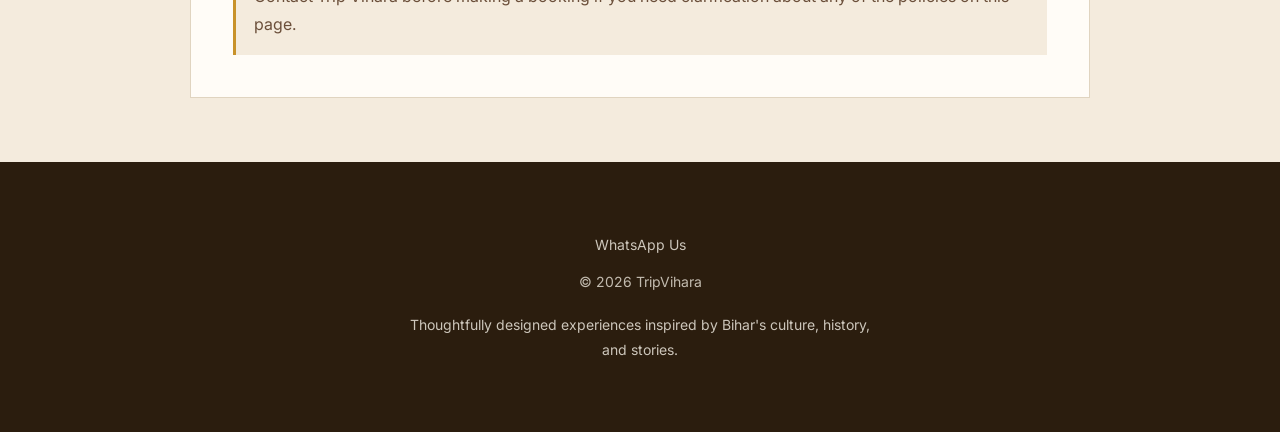
<file: terms-and-conditions.html>
<!DOCTYPE html>
<html lang="en">

<head>
  <meta charset="UTF-8">
  <meta name="viewport" content="width=device-width, initial-scale=1.0">
  <meta name="description" content="Trip Vihara cancellation, refund policy, and terms and conditions.">
  <title>Terms &amp; Conditions | Trip Vihara</title>

  <!-- ===== FONTS ===== -->
  <link rel="preconnect" href="https://fonts.googleapis.com">
  <link rel="preconnect" href="https://fonts.gstatic.com" crossorigin>
  <link href="https://fonts.googleapis.com/css2?family=Cormorant+Garamond:wght@300;400;600;800&family=Inter:wght@300;400;500&display=swap" rel="stylesheet">
  <link rel="stylesheet" href="https://cdnjs.cloudflare.com/ajax/libs/font-awesome/6.5.1/css/all.min.css" />

  <!-- Shared site styles (navbar + footer). Use the same ?v= number as your home page. -->
  <link rel="stylesheet" href="css/home.css">

  <!-- Page-specific styles. Keep this AFTER home.css. -->

  <style>
    :root {
      --ink: #2B1D0E;
      --muted: #6B4F3A;
      --accent: #C8922A;
      --accent-dark: #B8831F;
      --paper: #F4EBDD;
      --surface: #FFFCF7;
      --line: #E0D4C0;
      --soft: #F4EBDD;
    }

    html { scroll-behavior: smooth; }

    body { background: var(--paper); }

    .terms-hero,
    main {
      color: var(--muted);
      font-family: Inter, sans-serif;
      font-size: 16px;
      font-weight: 400;
      line-height: 1.8;
    }

    main a { color: var(--accent); }

    .terms-hero {
      padding: 60px 20px 35px;
      text-align: center;
    }

    .eyebrow {
      margin: 0 0 12px;
      color: var(--accent);
      font-family: Inter, sans-serif;
      font-size: 13px;
      font-weight: 500;
      letter-spacing: 0.14em;
      text-transform: uppercase;
    }

    .terms-hero h1,
    .policy-card h2 {
      font-family: "Cormorant Garamond", serif;
      font-weight: 600;
      color: var(--ink);
      line-height: 1.2;
    }

    .terms-hero h1 {
      margin: 0;
      font-size: 40px;
    }

    .terms-hero p {
      max-width: 650px;
      margin: 15px auto 0;
      color: var(--muted);
      font-size: 16px;
    }

    main {
      width: min(900px, calc(100% - 32px));
      margin: 0 auto 64px;
    }

    .policy-card {
      padding: clamp(22px, 4vw, 42px);
      background: var(--surface);
      border: 1px solid var(--line);
      border-radius: 0;
      box-shadow: none;
    }

    .section-heading {
      margin: 0 0 20px;
      padding-bottom: 14px;
      border-bottom: 1px solid var(--line);
      font-size: 32px;
    }

    main h3 {
      margin: 26px 0 10px;
      color: var(--ink);
      font-family: Inter, sans-serif;
      font-size: 18px;
      font-weight: 500;
      line-height: 1.4;
    }

    main strong {
      color: var(--ink);
      font-weight: 500;
    }

    main p { margin: 0 0 14px; }

    main ul,
    main ol {
      margin: 8px 0 20px;
      padding-left: 25px;
    }

    main li { padding-left: 4px; margin: 7px 0; }
    main li::marker { color: var(--accent); font-weight: 600; }

    .policy-note {
      margin-top: 24px;
      padding: 16px 18px;
      border-left: 3px solid var(--accent);
      background: var(--soft);
    }

    .policy-note p:last-child { margin-bottom: 0; }

    /* Footer links */
    .footer-links {
      display: flex;
      justify-content: center;
      flex-wrap: wrap;
      gap: 10px 24px;
      margin: 0 0 14px;
    }

    .footer-links a {
      font-family: Inter, sans-serif;
      font-size: 14px;
      font-weight: 400;
      line-height: 1.8;
      color: rgba(245, 240, 230, .80);
      text-decoration: none;
      transition: opacity 0.2s ease;
    }

    .footer-links a:hover {
      opacity: 0.75;
      text-decoration: underline;
    }

    @media (max-width: 600px) {
      .terms-hero { padding: 60px 18px 28px; }
      .terms-hero h1 { font-size: 28px; }
      .section-heading { font-size: 24px; }
      main { width: calc(100% - 24px); margin-bottom: 42px; }
    }
  </style>

</head>

<body>

  <!-- =============================================
       NAVBAR (same as home page)
       ============================================= -->
  <nav class="navbar" role="navigation" aria-label="Main navigation">
    <div class="nav-left">
      <a href="https://www.instagram.com/tripvihara?utm_source=qr&stkn=NHJ6aTQzYW5tNmN5" aria-label="Instagram" class="nav-link icon-link">
        <i class="fa-brands fa-instagram"></i>
      </a>
      <a href="https://x.com/TripVihara" aria-label="X (Twitter)" class="nav-link icon-link">
        <i class="fa-brands fa-x-twitter"></i>
      </a>
      <a href="Contact.html#about" class="nav-link">About Us</a>
    </div>
    <ul class="nav-links" id="navLinks">

      <li><a href="explore.html">Explore</a></li>

      <li><a href="Contact.html">Contact</a></li>

      <!-- Mobile only -->
      <li class="mobile-only">
        <a href="Contact.html#about">About Us</a>
      </li>

      <li class="mobile-only">
        <a href="https://www.instagram.com/tripvihara?utm_source=qr&stkn=NHJ6aTQzYW5tNmN5" target="_blank">
          <i class="fa-brands fa-instagram"></i>
        </a>
      </li>

      <li class="mobile-only">
        <a href="https://x.com/TripVihara" target="_blank">
          <i class="fa-brands fa-x-twitter"></i>
        </a>
      </li>

    </ul>

    <a href="/" class="brand" aria-label="Home">
      <span class="brand-name">
        Trip<span>Vihara</span>
      </span>
    </a>

    <div class="hamburger" id="hamburger" aria-label="Toggle menu" role="button" tabindex="0">
      <span></span>
      <span></span>
      <span></span>
    </div>
  </nav>

  <!-- =============================================
       PAGE CONTENT
       ============================================= -->
  <section class="terms-hero" aria-labelledby="page-title">
    <p class="eyebrow">Before you travel</p>
    <h1 id="page-title">Terms &amp; Conditions</h1>
    <p>Please read our cancellation and refund policy and the conditions that apply when booking a Trip Vihara tour.</p>
  </section>

  <main>
    <article class="policy-card">
      <h2 class="section-heading">1. Cancellation &amp; Refund Policy</h2>
      <p>A booking amount (20% of the total trip cost) is a non-refundable reservation fee for all Trip Vihara trips.</p>

      <h3>If you cancel your booking</h3>
      <ul>
        <li><strong>10 days or more before the trip date:</strong> Full refund, excluding the 20% reservation charge.</li>
        <li><strong>5 to 9 days before the trip date:</strong> 50% of the amount, excluding the 20% reservation charge, is refunded.</li>
        <li><strong>Less than 5 days before the trip date:</strong> No refund.</li>
      </ul>

      <h3>If Trip Vihara cancels or reschedules a trip</h3>
      <p>If we cancel or reschedule a trip from our side, you may choose one of the following:</p>
      <ol>
        <li>Receive a full refund of everything you paid; or</li>
        <li>Choose any other tour, and the money will be adjusted toward it.</li>
      </ol>

      <h3>If a trip is cancelled due to circumstances beyond our control</h3>
      <p>If a tour is cancelled due to bad weather or other reasons beyond our control, the booking amount is retained and the rest is refunded, or you can move to another date and the money will be adjusted.</p>

      <h2 class="section-heading" style="margin-top: 36px;">2. Our Policies</h2>
      <ol>
        <li>We do not offer or include any travel insurance or any other insurance in any of our services.</li>
        <li>We are a small company and therefore have a strict cancellation policy.</li>
        <li>Consumption of alcohol or other substances is strictly banned by law in Bihar. Trip Vihara shall not be held liable for any injury, accident, illness, legal case, property damage, or other adverse outcome arising directly or indirectly from such illegal consumption. We reserve the right to immediately cancel the tour and inform local police, without any refunds.</li>
        <li>We are not liable and will not assume financial responsibility for any claims, losses, damages, costs, accidents, or expenses arising in any of our tours. By booking, you also agree to be bound by the terms and conditions of any third-party suppliers providing services included in your trip. Trip Vihara is not responsible for the acts, omissions, or policies of such third parties.</li>
        <li>The participant is responsible for any costs associated with damages he or she has caused to themselves or anyone else. The participant must make full payment for damages as soon as possible to the party or parties who have suffered said damages. You will also be responsible for meeting any claims subsequently made against us and all costs incurred by us (including our own and the other party’s full legal costs) as a result of your actions.</li>
      </ol>

      <div class="policy-note">
        <p><strong>Questions about these terms?</strong></p>
        <p>Contact Trip Vihara before making a booking if you need clarification about any of the policies on this page.</p>
      </div>
    </article>
  </main>

  <!-- =============================================
       FOOTER (same as home page)
       ============================================= -->
  <footer class="footer">

    <!-- <div class="footer-socials"> -->

      <!-- <a href="https://www.instagram.com/tripvihara?utm_source=qr&stkn=NHJ6aTQzYW5tNmN5"><img src="instagram.svg" alt="Instagram"></a> -->

      <!-- <a href="#"><img src="youtube.svg" alt="YouTube"></a> -->

      <!-- <a href="#"><img src="facebook.svg" alt="Facebook"></a> -->

    <!-- </div> -->

    <nav class="footer-links" aria-label="Footer links">
      <a href="https://wa.me/919015661671" target="_blank" rel="noopener noreferrer">WhatsApp Us</a>
      <!-- <a href="terms-and-conditions.html">Terms &amp; Conditions</a> -->
    </nav>

    <p class="footer-copy">
      © 2026 TripVihara
    </p>

    <p class="footer-tagline">
      Thoughtfully designed experiences inspired by Bihar's culture,
      history, and stories.
    </p>

  </footer>

  <!-- Mobile nav toggle -->
  <script>
    const hamburger = document.getElementById('hamburger');
    const navLinks = document.getElementById('navLinks');

    function toggleNav() {
      navLinks.classList.toggle('open');
    }

    hamburger.addEventListener('click', toggleNav);
    hamburger.addEventListener('keydown', e => {
      if (e.key === 'Enter' || e.key === ' ') toggleNav();
    });

    navLinks.querySelectorAll('a').forEach(link => {
      link.addEventListener('click', () => navLinks.classList.remove('open'));
    });
  </script>
</body>

</html>
</file>
<file: css/home.css>
/* =============================================
       CSS CUSTOM PROPERTIES (edit brand colors here)
       ============================================= */
:root {
    --black: #F4EBDD;
    --dark: #F4EBDD;
    --mid-dark: #1e1e1e;
    --warm-white: #f5f0ea;
    --cream: #ede8df;
    --gold: #c9a84c;
    --gold-light: #e0c070;
    --text-muted: #9a9a8a;
    --nav-height: 72px;

    --font-display: 'Cormorant Garamond', Georgia, serif;
    --font-body: 'Inter', sans-serif;
}

/* =============================================
       RESET & BASE
       ============================================= */
*,
*::before,
*::after {
    box-sizing: border-box;
    margin: 0;
    padding: 0;
}

html {
    scroll-behavior: smooth;
}

body {
    background: #4A3228;
    color: var(--warm-white);
    font-family: var(--font-body);
    font-weight: 300;
    line-height: 1.6;
    overflow-x: hidden;
}

img {
    display: block;
    width: 100%;
    object-fit: cover;
}

a {
    text-decoration: none;
    color: inherit;
}

/* =============================================
       NAVBAR
       ============================================= */
/* To change the brand name → edit the <span class="brand-name"> in HTML below */
.navbar {
    position: sticky;
    top: 0;

    right: 0;
    z-index: 1000;
    height: 76px;
    background: #2B1D0E;



    display: flex;
    align-items: center;
    justify-content: flex-end;
    padding: 0 48px;

}

/* ── Logo / Brand ─────────────────────────── */
.brand {
    position: absolute;

    left: 50%;
    top: 50%;

    transform: translate(-50%, -50%);

    display: flex;
    align-items: center;

    margin: 0;
    padding: 0;
}


/* ✏️  CHANGE WEBSITE NAME — edit text inside <span class="brand-name"> */
.brand-name {
    font-family: 'Cormorant Garamond', serif;
    font-size: 31px;
    font-weight: 600;
    letter-spacing: 0.03em;
    color: #C8922A;
}



/* ── Nav Links ────────────────────────────── */
.nav-links {
    list-style: none;
    display: flex;
    gap: 36px;
    position: absolute;
    right: 131px;
}

.nav-links a {
    font-family: var(--font-body);
    font-size: 0.95rem;
    font-weight: 500;
    letter-spacing: 0.04em;

    color: #F5F0E6;
    position: relative;
    padding-bottom: 4px;
    transition: color 0.2s ease;
}

.nav-left {
    position: absolute;
    left: 126px;
    display: flex;
    align-items: center;
    gap: 24px;
}

.mobile-only {
    display: none;
}

.nav-left .nav-link {
    font-family: var(--font-body);
    font-size: 0.95rem;
    font-weight: 500;
    letter-spacing: 0.04em;
    color: #F5F0E6;
    transition: color 0.2s ease;
}

.nav-left .nav-link:hover {
    color: #C8922A;
}



.nav-links a:hover,
.nav-links a.active {
    color: #C8922A;
}



/* ── Mobile hamburger ─────────────────────── */
.hamburger {
    display: none;
    flex-direction: column;
    gap: 5px;
    cursor: pointer;
    padding: 4px;
}

.hamburger span {
    display: block;
    width: 24px;
    height: 1.5px;
    background: #F5F0E6;
    transition: all 0.3s;
}

/* =============================================
       HERO SECTION
       ============================================= */
/* ── HERO SLIDESHOW ─────────────────────── */

/* Full-screen wrapper */
.hero {
    position: relative;
    width: 100%;
    height: 100vh;
    min-height: 600px;
    overflow: hidden;
}

/* Each slide stacks and fades */
/* ✏️ TO CHANGE A SLIDE IMAGE → update style="background-image:url()" on .slide-bg in HTML */
.slide {
    position: absolute;
    inset: 0;
    opacity: 1;
}

.slide.active {
    opacity: 1;
    pointer-events: auto;
}

/* Background image layer with cinematic zoom */
.slide-bg {
    position: absolute;
    inset: 0;
    background-size: cover;
    background-position: center 40%;
    transform: scale(1);
    transition: transform 6s ease-out;
}

.slide.active .slide-bg {
    transform: scale(1);
}

/* Same two overlays as original .hero::before / .hero::after */
.slide-overlay-r {
    display: none;
}

.slide-overlay-b {
    display: none;
}

/* Content block — same position & size as original .hero-content */
.slide-content {
    position: absolute;


    top: 13%;
    left: 72px;

    bottom: auto;

    max-width: 700px;

    padding: 0;

    z-index: 3;
    opacity: 0;
    transform: translateY(20px);
    transition: opacity 0.8s ease 0.5s, transform 0.8s ease 0.5s;
}

.slide.active .slide-content {
    opacity: 1;
    transform: translateY(0);
}

/* ✏️ TO CHANGE EYEBROW → edit <p class="slide-eyebrow"> in each slide */
.slide-eyebrow {
    font-family: var(--font-body);
    font-size: 0.72rem;
    font-weight: 500;
    letter-spacing: 0.25em;
    text-transform: uppercase;
    color: var(--gold);
    margin-bottom: 14px;
}

/* ✏️ TO CHANGE TITLE → edit <h1 class="slide-title"> in each slide */
.slide-title {
    font-family: var(--font-display);
    font-size: clamp(3.5rem, 7vw, 6rem);
    font-weight: 300;
    line-height: 1.0;
    letter-spacing: 0.01em;
    color: var(--warm-white);
    margin-bottom: 20px;
}

/* ✏️ TO CHANGE DESCRIPTION → edit <p class="slide-desc"> in each slide */
.slide-desc {
    font-size: 0.98rem;
    font-weight: 300;
    line-height: 1.75;
    color: rgba(245, 240, 234, 0.82);
    max-width: 460px;
    margin-bottom: 36px;
}

.hero-quote {
    margin-bottom: 25px;
    max-width: 520px;
    position: relative;

}



.quote-text {
    font-family: var(--font-display);
    font-size: clamp(2rem, 4vw, 3.2rem);
    font-weight: 400;
    line-height: 1;
    color: #F5EFE6;
    margin: 0;
    position: relative;
    top: -50px;
    margin-left: 40px;
}

.quote-highlight {
    color: var(--gold);
}


.dropdown {
    display: none;
}

.claim-section {
    background: #F4EBDD;
    padding-top: 120px;
    padding: 120px 24px 90px;
}

.claim-container {
    max-width: 700px;
    margin: 0 auto;
}

/* .claim-text {
       
    font-family: "Cormorant Garamond", serif;
    font-weight: 600;
    animation: fadeUp .8s ease;

    font-size: 38px;

    line-height: 1.35;

    letter-spacing: 0.01em;

    color: #2B1D0E;
} */

/* .claim-text {
    font-family: Inter, sans-serif;
    font-size: 16px;
    font-weight: 400;
    line-height: 1.8;
    color: #6B4F3A;
} */

.story-section {

    background: #F4EBDD;

    padding: 120px 0;

}

.story-heading {

    text-align: center;

    margin-bottom: 100px;

}

.story-heading span {

    font-family: "Cormorant Garamond", serif;

    font-size: 22px;
    letter-spacing: 0.08em;
    text-transform: uppercase;

    font-weight: 600;

    color: #2B1D0E;

}

.story-row {

    max-width: 1280px;

    margin: 0 auto 100px;

    display: flex;

    align-items: center;

    gap: 40px;

    padding: 0 40px;

}

.story-row.story-left {
    flex-direction: row;
    /* Image on Left, Content on Right */
}

.story-row.story-right {
    flex-direction: row-reverse;
    /* Content on Left, Image on Right */
}

.story-left .story-image,
.story-right .story-image,
.story-right-large .story-image {
    flex: 0 0 65%;
}

.story-left .story-content,
.story-right .story-content,
.story-right-large .story-content {
    flex: 0 0 35%;
}

/* ── Enforce identical height across all story images ── */
.story-image img {
    width: 100%;
    height: calc(100vh - 100px);
    /* <--- Adjust this single number to change the length for ALL 3 images at once */
    object-fit: cover;
    /* Crops neatly so pictures don't stretch or distort */
    display: block;
}

.story-content h2 {

    font-family: "Cormorant Garamond", serif;

    font-size: 32px;

    font-weight: 600;

    color: #2B1D0E;

    line-height: 1.2;

    margin-bottom: 24px;

}

.claim-text,
.story-content p,
.guardian-text,
.heritage-intro {
    font-family: Inter, sans-serif;
    font-size: 16px;
    font-weight: 400;
    line-height: 1.8;
    color: #6B4F3A;
}

/* .claim-text {
    font-size: 14px;   
} */

.story-ending {

    text-align: center;

    max-width: 1000px;

    margin: 55px auto 0;

    padding: 0 24px;

}

.hero-heading,
.story-ending h2 {
    font-family: "Cormorant Garamond", serif;
    font-weight: 600;
    font-style: normal;
    font-size: 48px;
    line-height: 1.12;
    letter-spacing: 0.03em;
}

.story-ending h2 {
    color: #2B1D0E;
}

.guardian-section {

    background: #F4EBDD;

    padding: 35px 24px;

}

.guardian-chapter {
    font-family: "Cormorant Garamond", serif;
    font-size: 22px;
    font-weight: 600;
    letter-spacing: 0.08em;
    text-transform: uppercase;
    color: #2B1D0E;
    /* Dark brown text color */
    margin-bottom: 28px;
}

.guardian-container {

    max-width: 700px;

    margin: 0 auto;
    text-align: center;

}

.guardian-label {

    font-family: Inter, sans-serif;

    font-size: 13px;

    font-weight: 500;

    letter-spacing: 0.14em;

    text-transform: uppercase;

    color: #C8922A;

    margin-bottom: 28px;

}

.guardian-text {

    margin-bottom: 28px;

}

.guardian-link {

    display: inline-block;

    font-family: Inter, sans-serif;

    font-size: 15px;

    font-weight: 500;

    color: #C8922A;

    text-decoration: none;

    transition: opacity .25s ease;

}

.guardian-link:hover {

    opacity: .75;

}

.round-images {
    display: flex;
    justify-content: center;
    align-items: center;
    gap: 40px;
    flex-wrap: wrap;
    margin: 30px auto;
}

.round-images img {
    width: 180px;
    height: 180px;
    border-radius: 50%;
    object-fit: cover;
    display: block;
}

.heritage-section {

    background: #F4EBDD;

    padding: 40px 64px;

}

.heritage-header {

    max-width: 760px;

    margin: 0 auto 90px;

    text-align: center;

}

.heritage-chapter {

    display: inline-block;

    font-family: "Cormorant Garamond", serif;

    font-size: 22px;

    font-weight: 600;

    letter-spacing: .08em;

    text-transform: uppercase;

    color: #2B1D0E;

    margin-bottom: 28px;

}


.heritage-grid {

    display: grid;

    grid-template-columns: repeat(2, 1fr);

    gap: 72px 56px;

    max-width: 1280px;

    margin: 0 auto;

}

.heritage-card {

    display: block;

    text-decoration: none;

    color: inherit;

}

.heritage-card img {

    width: 100%;

    aspect-ratio: 4/3;

    object-fit: cover;

    border: 1px solid #E0D4C0;

    display: block;

    transition: transform .35s ease;

}

.heritage-card:hover img {

    transform: scale(1.02);

}

.heritage-content {

    margin-top: 24px;

}

.heritage-content h3 {

    font-family: "Cormorant Garamond", serif;

    font-size: 30px;

    font-weight: 600;

    color: #2B1D0E;

    margin-bottom: 14px;

    line-height: 1.2;

}

.heritage-content p {

    font-family: Inter, sans-serif;

    font-size: 16px;

    font-weight: 400;

    line-height: 1.8;

    color: #6B4F3A;

}

.final-cta {

    background: #F4EBDD;

    padding: 34px 24px;

    display: flex;

    justify-content: center;

    align-items: center;

}

.final-cta-btn {

    display: inline-flex;

    justify-content: center;

    align-items: center;

    background: #C8922A;

    color: #F5F0E6;

    text-decoration: none;

    font-family: Inter, sans-serif;

    font-size: 17px;

    font-weight: 500;

    padding: 19px 48px;

    transition:
        background .25s ease,
        transform .25s ease;

}

.final-cta-btn:hover {

    background: #B8831F;

    transform: translateY(-1px);

}

.footer {

    background: #2B1D0E;

    padding: 70px 24px;

    text-align: center;

}

.footer-socials {

    display: flex;

    justify-content: center;

    align-items: center;

    gap: 24px;

    margin-bottom: 32px;

}

.footer-socials img {

    width: 22px;

    height: 22px;

    transition: opacity .25s ease;

}

.footer-socials a:hover img {

    opacity: .75;

}

.footer-copy {

    font-family: Inter, sans-serif;

    font-size: 14px;

    font-weight: 400;

    color: rgba(245, 240, 230, .75);

    margin-bottom: 18px;

}

.footer-tagline {

    max-width: 460px;

    margin: 0 auto;

    font-family: Inter, sans-serif;

    font-size: 14px;

    font-weight: 400;

    line-height: 1.8;

    color: rgba(245, 240, 230, .80);

}



/* Prev / Next arrows */
.slide-arrow {
    position: absolute;
    top: 50%;
    transform: translateY(-50%);
    z-index: 10;
    width: 48px;
    height: 48px;
    border: 1px solid rgba(201, 168, 76, 0.35);
    background: rgba(13, 13, 13, 0.5);
    backdrop-filter: blur(6px);
    color: var(--warm-white);
    font-size: 1.1rem;
    display: flex;
    align-items: center;
    justify-content: center;
    cursor: pointer;
    transition: background 0.3s, border-color 0.3s, color 0.3s;
    user-select: none;
}

.slide-arrow:hover {
    background: var(--gold);
    border-color: var(--gold);
    color: var(--black);
}

.slide-arrow.prev {
    left: 3vw;
}

.slide-arrow.next {
    right: 3vw;
}

/* Navigation dots */
.slide-dots {
    position: absolute;
    bottom: 28px;
    left: 50%;
    transform: translateX(-50%);
    z-index: 10;
    display: flex;
    align-items: center;
    gap: 10px;
}

.slide-dot {
    width: 28px;
    height: 2px;
    background: rgba(245, 240, 234, 0.3);
    cursor: pointer;
    transition: background 0.3s, width 0.3s;
    border: none;
    padding: 0;
}

.slide-dot.active {
    background: var(--gold);
    width: 44px;
}

.hero-heading {
    font-family: "Cormorant Garamond", serif;
    font-weight: 600;
    font-size: 48px;
    line-height: 1.12;
    letter-spacing: 0.03em;
    color: #F5F0E6;
    text-align: left;
}

.hero-heading span {
    color: #C8922A;
}
@media (max-width: 1400px) {

    .story-row {
        gap: 32px;
        padding: 0;
    }

    .story-left .story-image,
    .story-right .story-image,
    .story-right-large .story-image {
        flex: 1.5;
        width: 100%;
        max-width: 100%;
    }

    .story-left .story-content,
    .story-right .story-content,
    .story-right-large .story-content {
        flex: 1;
    }

}

/* this si to recuce the circle image for mob screen. */
@media (max-width: 768px) {
    .round-images {
        flex-wrap: wrap;
        justify-content: center;
        gap: 16px;
        padding: 0 16px;
    }

    .round-images img {
        width: calc((100% - 16px) / 2);
        max-width: 160px;
        height: auto;
        aspect-ratio: 1 / 1;
    }
}

/* Mobile adjustments */
@media (max-width: 768px) {
    .hero {
        height: 85vh;
        /* Changes it from 100% height to 65% height */
        min-height: 650px;
    }

    /* Reposition the hero background image ONLY on mobile */
    .slide-bg {
        background-size: cover;
        background-position: center 38%;
    }

    .slide-title {
        font-size: clamp(2.8rem, 12vw, 4rem);
    }

    .slide-desc {
        font-size: 0.93rem;
    }

    .slide-arrow {
        width: 36px;
        height: 36px;
        font-size: 0.9rem;
    }

    .slide-arrow.prev {
        left: 12px;
    }

    .slide-arrow.next {
        right: 12px;
    }

    .hero-quote {
        position: relative;
        max-width: 340px;
        margin-bottom: 15px;

    }

    .hero-heading {
        font-family: 'Cormorant Garamond', serif;
        font-weight: 600;
        font-size: 30px;

        line-height: 1.12;
        letter-spacing: 0.03em;

        color: #F5F0E6;

        text-align: left;
        max-width: 85%;
    }

    .hero-heading span {
        color: #C8922A;
    }






    .quote-text {
        font-size: 2rem !important;
        line-height: 1.05 !important;
        margin-left: 22px;
        top: -10px;
    }


    .navbar {
        height: 64px;
        padding: 0 24px;
    }

    .nav-left {
        display: none !important;
    }

    .mobile-only {
        display: block;
    }

    .claim-container {
        max-width: 101% !important;
        margin: 0 auto;
    }

    .claim-text {
    font-family: Inter, sans-serif;
    font-size: 15px;
    font-weight: 400;
    line-height: 1.8;
    letter-spacing: normal;
    color: #6B4F3A;
    animation: fadeUp .8s ease;
    }

    .mobile-only a {
        display: flex;
        align-items: center;
        gap: 0px;

        font-family: Inter, sans-serif;
        font-size: 1rem;
        font-weight: 500;

        color: #F5F0E6;
    }



    .hamburger {
        display: flex;
        position: absolute;
        right: 24px;
        width: 48px;
        height: 48px;

        justify-content: center;
        align-items: center;
    }
}


.claim-section {
    padding: 45px 24px 35px;
}

.claim-container {
    max-width: 77%;
}
/* 
.claim-text {
    font-size: 24px;
    line-height: 1.4;
} */

.story-section {
    padding: 40px 0;
}

.story-heading {
    margin-bottom: 40px;
}

.story-heading span {
    font-size: 22px;
}



/* =============================================
       DESTINATIONS / BLOG CARDS SECTION
       ============================================= */
.destinations-section {
    background: var(--dark);
    padding-top: 0;
}

/* ── Section header ─────────────────────── */
.section-header {
    display: flex;
    flex-direction: column;
    align-items: center;
    justify-content: center;
    text-align: center;
    margin-bottom: 60px;
    width: 100%;
}

.section-label {
    font-size: 0.72rem;
    font-weight: 500;
    letter-spacing: 0.25em;
    text-transform: uppercase;
    color: var(--gold);
    margin-bottom: 10px;
}

.section-title {
    font-family: var(--font-display);
    font-size: clamp(2rem, 4vw, 3.2rem);
    font-weight: 300;
    color: var(--warm-white);
    line-height: 1.15;
}

.heritage-essay {
    max-width: 950px;
    margin: 0 auto 70px;
    text-align: center;
}

.heritage-essay p {
    font-size: 1.25rem;
    line-height: 2;
    font-style: italic;
    color: #2B1D0E;
    margin-bottom: 24px;
}

.image-row {
    display: flex;
    justify-content: center;
    gap: 20px;
    /* Adjusts the spacing between the two images */
    margin: 35px auto;
    /* Spacing above and below the image block */
    width: 100%;
    max-width: 900px;
    /* Matches your content's maximum reading width */
}

.image-row img {
    flex: 1;
    /* Forces both images to take up equal width */
    width: 50%;
    max-height: 400px;
    /* Maintains the original aspect ratio */
    object-fit: cover;
    /* Crops neatly if the two images have different heights */
    border-radius: 4px;
    /* Optional: soft rounded corners */
}

.heritage-essay blockquote {
    margin-top: 40px;
    padding: 0;
    border-left: none;
    font-weight: 700;
    font-family: var(--font-display);
    font-size: 2.5rem;
    font-style: italic;
    color: var(--gold);
    line-height: 1.3;
}


.section-subtitle {
    font-family: var(--font-display);
    font-size: 2rem;
    font-weight: 300;
    color: var(--warm-white);
    line-height: 1.1;
    margin-top: 8px;
}

.section-title em {
    font-style: italic;
    color: var(--gold);
}

/* ── Cards grid ─────────────────────────── */
/* ✏️  TO ADD MORE CARDS — duplicate the <article class="dest-card"> block in HTML */
.cards-grid {
    display: grid;
    grid-template-columns: repeat(4, 1fr);
    /* 4 equal columns */
    gap: 20px;
}

@media (max-width: 1100px) {
    .cards-grid {
        grid-template-columns: repeat(2, 1fr);
    }
}

@media (max-width: 560px) {
    .cards-grid {
        grid-template-columns: 1fr;
    }
}

/* ── Individual card ─────────────────────── */
.dest-card {
    position: relative;
    border-radius: 2px;
    overflow: hidden;
    background: var(--mid-dark);
    cursor: pointer;
    transition: transform 0.45s cubic-bezier(0.25, 0.46, 0.45, 0.94);
}

.dest-card:hover {
    transform: translateY(-6px);
}

/* ✏️  CHANGE CARD IMAGE — set background-image on .card-image */
.card-image {
    height: 340px;
    /* reduced from 420px to suit 4-column layout */
    background-size: cover;
    background-position: center;
    position: relative;
    overflow: hidden;
    transition: transform 0.6s ease;
}

.dest-card:hover .card-image {
    transform: scale(1.04);
}

/* Gradient overlay on card image */
.card-image::after {
    content: '';
    position: absolute;
    inset: 0;
    background: linear-gradient(to top,
            rgba(13, 13, 13, 0.95) 0%,
            rgba(13, 13, 13, 0.3) 55%,
            transparent 100%);
}

/* Gold top-border accent */
.dest-card::before {
    content: '';
    position: absolute;
    top: 0;
    left: 0;
    right: 0;
    height: 2px;
    background: var(--gold);
    transform: scaleX(0);
    transform-origin: left;
    transition: transform 0.45s ease;
    z-index: 3;
}

.dest-card:hover::before {
    transform: scaleX(1);
}

/* Card text content */
.card-body {
    position: absolute;
    bottom: 0;
    left: 0;
    right: 0;
    padding: 28px 28px 32px;
    z-index: 2;
}

/* ✏️  CHANGE CARD REGION LABEL — edit <span class="card-region"> */
.card-region {
    display: inline-block;
    font-size: 0.65rem;
    font-weight: 500;
    letter-spacing: 0.22em;
    text-transform: uppercase;
    color: var(--gold);
    margin-bottom: 8px;
}

/* ✏️  CHANGE CARD DESTINATION NAME — edit <h3 class="card-title"> */
.card-title {
    font-family: var(--font-display);
    font-size: 1.7rem;
    font-weight: 400;
    color: var(--warm-white);
    line-height: 1.15;
    margin-bottom: 10px;
}

/* ✏️  CHANGE CARD DESCRIPTION — edit <p class="card-desc"> */
.card-desc {
    font-size: 0.87rem;
    font-weight: 300;
    color: rgba(245, 240, 234, 0.72);
    line-height: 1.65;
    margin-bottom: 22px;
    max-width: 340px;
}

/* ── Read Blog button ───────────────────── */
/* ✏️  CHANGE BLOG LINK — set href on <a class="btn-blog"> */
.btn-blog {
    display: inline-flex;
    align-items: center;
    gap: 8px;
    font-size: 0.73rem;
    font-weight: 500;
    letter-spacing: 0.18em;
    text-transform: uppercase;
    color: var(--gold);
    border-bottom: 1px solid rgba(201, 168, 76, 0.35);
    padding-bottom: 3px;
    transition: color 0.3s, border-color 0.3s, gap 0.3s;
}

.btn-blog:hover {
    color: var(--gold-light);
    border-color: var(--gold-light);
    gap: 14px;
}

/* =============================================
       FOOTER
       ============================================= */
/* =============================================
   PREMIUM FOOTER
   ============================================= */


@media(max-width:900px) {

    .premium-footer {
        flex-direction: column;
        gap: 60px;
    }



}

/* =============================================
       KEYFRAME ANIMATIONS
       ============================================= */
@keyframes fadeUp {
    from {
        opacity: 0;
        transform: translateY(24px);
    }

    to {
        opacity: 1;
        transform: translateY(0);
    }
}

@keyframes scrollPulse {

    0%,
    100% {
        opacity: 0.4;
        transform: scaleY(1);
    }

    50% {
        opacity: 1;
        transform: scaleY(1.15);
    }
}

/* =============================================
       RESPONSIVE — MOBILE
       ============================================= */
@media (max-width: 768px) {
    .nav-links {
        display: none;
    }

    .nav-links.open {
        display: flex;
        flex-direction: column;
        position: fixed;
        top: 64px;
        left: 0;
        right: 0;
        background: #2B1D0E;
        padding: 24px 28px;
        gap: 24px;
        border-top: 1px solid rgba(201, 168, 76, 0.15);
    }

    .nav-links.open a {
        min-height: 48px;

        display: flex;

        align-items: center;
        font-size: 1rem;
        letter-spacing: 0.04em;
    }

    .hamburger {
        display: flex;
        position: absolute;
        right: 5vw;
    }

    .brand-name {
        font-size: 1.8rem;
        /* Makes the title larger on phones */
    }

    .hero-title {
        font-size: clamp(2.8rem, 12vw, 4rem);
    }

    .hero-desc {
        font-size: 0.93rem;
    }

    .section-header {
        flex-direction: column;
        align-items: flex-start;
    }


    .image-row {
        flex-direction: column;
        /* Stacks the images vertically on smaller screens */
        gap: 15px;
    }

    .image-row img {
        width: 100%;
        /* Allows images to take full width on mobile */
    }

    /* ===== Story Section Mobile ===== */

    .story-section {
        padding: 80px 0;
    }

    .story-heading {
        margin-bottom: 64px;
    }

    .story-heading span {
        font-size: 22px;
    }

    .story-row,
    .story-row.story-left,
    .story-row.story-right,
    .story-row.story-right-large {
        flex-direction: column;
        gap: 32px;
        margin-bottom: 103px;
        padding: 0 24px;
    }

    .story-image {
        order: 1;
    }

    .story-content {
        order: 2;
    }

    .story-left .story-image,
    .story-left .story-content,
    .story-right .story-image,
    .story-right .story-content,
    .story-right-large .story-image,
    .story-right-large .story-content {
        flex: unset;
        width: 100%;
    }

    .story-image img {
        width: 100%;
        aspect-ratio: 4/5;
        object-fit: cover;
        height: 477px !important;
    }

    .story-content h2 {
        font-size: 23px;
        line-height: 1.25;
        margin-bottom: 18px;
    }

    .story-content p {
        font-size: 16px;
        line-height: 1.75;
    }

    .story-ending {
        margin-top: 80px;
        padding: 0 12px;
    }

    .story-ending h2 {
    font-size: 5vw;
    letter-spacing: 0;
    line-height: 1.3;
    margin-bottom: 0;
    }


footer {
    flex-direction: column;
    text-align: center;
}

/* BODH GAYA TITLE */
.slide-title {
    font-size: 3rem !important;
    margin-top: 80px;
}

.slide-desc {
    margin-top: 12px;
}

/* MOVE CONTENT SLIGHTLY UP */
.slide-content {
    left: 24px;
    right: 24px;
    max-width: 85%;
    padding: 0;
}

/* ===== Guardian Support (Mobile) ===== */

.guardian-section {

    padding: 80px 24px;

}

.guardian-container {

    max-width: 100%;

}

.guardian-label {

    font-size: 12px;

    letter-spacing: 0.13em;

    margin-bottom: 20px;

}

.guardian-text {

    font-size: 16px;

    line-height: 1.7;

    margin-bottom: 20px;

}

.guardian-link {

    font-size: 14px;

}

/* ===== Heritage Cards (Mobile) ===== */

.heritage-section {

    padding: 80px 24px;

}

.heritage-header {

    max-width: 100%;

    margin: 0 0 100px;

    text-align: center;

}

.heritage-chapter {

    font-size: 22px;

    margin-bottom: 20px;

}

.heritage-intro {

    font-size: 18px;

    line-height: 1.7;

}

.heritage-grid {

    grid-template-columns: 1fr;

    gap: 56px;

}

.heritage-card {

    width: 100%;
    margin-bottom: 64px;

}

.heritage-card img {

    width: 100%;

    aspect-ratio: 4/3;

    object-fit: cover;

}
.heritage-card:last-child {
    margin-bottom: 0;
}

.heritage-content {

    margin-top: 20px;

}

.heritage-content h3 {

    font-size: 24px;

    line-height: 1.25;

    margin-bottom: 14px;

}

.heritage-content p {

    font-size: 16px;

    line-height: 1.75;

}

/* ===== Final CTA (Mobile) ===== */

.final-cta {

    padding: 80px 24px;

}

.final-cta-btn {

    width: 100%;

    max-width: 340px;

    justify-content: center;

    padding: 18px 24px;

    font-size: 16px;

    text-align: center;

}

/* ===== Footer (Mobile) ===== */

.footer {

    padding: 60px 24px;

}

.footer-socials {

    gap: 20px;

    margin-bottom: 24px;

}

.footer-socials img {

    width: 20px;

    height: 20px;

}

.footer-copy {

    font-size: 13px;

    margin-bottom: 14px;

}

.footer-tagline {

    max-width: 320px;

    font-size: 14px;

    line-height: 1.7;

}

}


.travel-options-section {
    background: var(--dark);
    padding: 10px 5vw 100px;
}

/* ── Section heading area ── */
.travel-options-section .to-label {
    font-family: var(--font-body);
    font-size: 0.7rem;
    font-weight: 500;
    letter-spacing: 0.15em;
    text-transform: uppercase;
    color: var(--gold);
    text-align: center;
    margin-bottom: 12px;
}

.travel-options-section .to-heading {
    font-family: var(--font-display);
    font-size: clamp(1.9rem, 3.5vw, 2.8rem);
    font-weight: 300;
    color: #2B1D0E;
    text-align: center;
    margin-bottom: 56px;
    line-height: 1.2;
}

.travel-options-section .to-heading em {
    font-style: italic;
    color: var(--gold);
}

/* ── Two-card row ── */
.to-cards {
    display: grid;
    grid-template-columns: 1fr 1fr;
    gap: 2px;
    /* razor-thin gap gives a "split panel" feel */
    max-width: 1080px;
    margin: 0 auto;
}

/* ── Individual option card ──
       ✏️ CHANGE CARD LINK   → href on <a class="to-card">
       ✏️ CHANGE CARD NUMBER → <span class="to-card-num">
       ✏️ CHANGE CARD TITLE  → <h3 class="to-card-title">
       ✏️ CHANGE CARD DESC   → <p class="to-card-desc">
       ✏️ CHANGE CTA TEXT    → <span class="to-cta">
    */
.to-card {
    position: relative;
    display: flex;
    flex-direction: column;
    align-items: center;
    justify-content: center;
    text-align: center;
    padding: 72px 48px 64px;
    background: var(--mid-dark);
    border: 1px solid rgba(201, 168, 76, 0.10);
    overflow: hidden;
    transition: background 0.45s, border-color 0.45s,
        transform 0.4s cubic-bezier(0.25, 0.46, 0.45, 0.94);
}

/* Soft gold glow fill on hover */
.to-card::before {
    content: '';
    position: absolute;
    inset: 0;
    background: radial-gradient(ellipse at center,
            rgba(200, 137, 58, 0.09) 0.12%,
            transparent 72%);
    opacity: 0;
    transition: opacity 0.5s;
}

/* Top gold rule that slides in */
.to-card::after {
    content: '';
    position: absolute;
    top: 0;
    left: 0;
    right: 0;
    height: 2px;
    background: linear-gradient(90deg, transparent, #c8893a, transparent);
    transform: scaleX(0);
    transition: transform 0.5s cubic-bezier(0.77, 0, 0.175, 1);
}

.to-card:hover {
    background: #FFFCF7;
    border-color: rgba(201, 168, 76, 0.30);
    transform: translateY(-4px);
}

.to-card:hover::before {
    opacity: 1;
}

.to-card:hover::after {
    transform: scaleX(1);
}

.to-card-num {
    font-family: var(--font-display);
    font-size: 0.75rem;
    font-weight: 300;
    letter-spacing: 0.35em;
    color: var(--gold);
    opacity: 0.6;
    margin-bottom: 24px;
}

.to-card-title {
    font-family: var(--font-display);
    font-size: clamp(2.4rem, 4vw, 3.4rem);
    font-weight: 300;
    color: var(--warm-white);
    line-height: 1.1;
    margin-bottom: 20px;
    transition: color 0.35s;
}

.to-card:hover .to-card-title {
    color: var(--gold-light);
}

.to-card-desc {
    font-family: var(--font-body);
    font-size: 0.88rem;
    font-weight: 300;
    color: var(--text-muted);
    line-height: 1.75;
    max-width: 300px;
    margin-bottom: 36px;
}

.to-cta {
    display: inline-flex;
    align-items: center;
    gap: 8px;
    font-family: var(--font-body);
    font-size: 0.7rem;
    font-weight: 500;
    letter-spacing: 0.2em;
    text-transform: uppercase;
    color: var(--gold);
    border-bottom: 1px solid rgba(201, 168, 76, 0.3);
    padding-bottom: 4px;
    transition: gap 0.3s, color 0.3s, border-color 0.3s;
}

.to-card:hover .to-cta {
    gap: 14px;
    color: var(--gold-light);
    border-color: var(--gold-light);
}

/* Mobile: stack vertically */
@media (max-width: 700px) {
    .to-cards {
        grid-template-columns: 1fr;
        gap: 16px;
    }

    .to-card {
        padding: 52px 28px;
    }

    .to-card-title {
        font-size: 2.4rem;
    }
}


/* ============================================================
       SECTION 2 — INTRODUCTION / DESCRIPTION
       Matches the reference: light cream background, dark text,
       centered layout, large bold heading + subheading + 2 paras
       ============================================================ */
/* ============================================================
       END OF NEW CSS
       =============================
</file>
<file: css/contact.css>
:root {
    --black: #F4EBDD;
    --dark: #F4EBDD;
    --mid-dark: #1e1e1e;
    --warm-white: #f5f0ea;
    --cream: #ede8df;
    --gold: #c9a84c;
    --gold-light: #e0c070;
    --text-muted: #9a9a8a;
    --nav-height: 72px;

    --font-display: 'Cormorant Garamond', Georgia, serif;
    --font-body: 'Inter', sans-serif;
}

/* =============================================
       RESET & BASE
       ============================================= */
*,
*::before,
*::after {
    box-sizing: border-box;
    margin: 0;
    padding: 0;
}

html {
    scroll-behavior: smooth;
}

body {
    background: #F4EBDD;
    color: var(--warm-white);
    font-family: var(--font-body);
    font-weight: 300;
    line-height: 1.6;
    overflow-x: hidden;
}

img {
    display: block;
    width: 100%;
    object-fit: cover;
}

a {
    text-decoration: none;
    color: inherit;
}

/* =============================================
       NAVBAR
       ============================================= */
/* To change the brand name → edit the <span class="brand-name"> in HTML below */
.navbar {
    position: sticky;
    top: 0;

    right: 0;
    z-index: 1000;
    height: 76px;
    background: #2B1D0E;



    display: flex;
    align-items: center;
    justify-content: flex-end;
    padding: 0 48px;

}

/* ── Logo / Brand ─────────────────────────── */
.brand {
    position: absolute;

    left: 50%;
    top: 50%;

    transform: translate(-50%, -50%);

    display: flex;
    align-items: center;

    margin: 0;
    padding: 0;
}


/* ✏️  CHANGE WEBSITE NAME — edit text inside <span class="brand-name"> */
.brand-name {
    font-family: 'Cormorant Garamond', serif;
    font-size: 31px !important;
    font-weight: 600;
    letter-spacing: 0.03em;
    color: #C8922A;
}



/* ── Nav Links ────────────────────────────── */
.nav-links {
    list-style: none;
    display: flex;
    gap: 36px;
    position: absolute;
    right: 131px;
}

.nav-links a {
    font-family: var(--font-body);
    font-size: 0.95rem;
    font-weight: 500;
    letter-spacing: 0.04em;

    color: #F5F0E6;
    position: relative;
    padding-bottom: 4px;
    transition: color 0.2s ease;
}

.nav-left {
    position: absolute;
    left: 126px;
    display: flex;
    align-items: center;
    gap: 24px;
}

.mobile-only {
    display: none;
}

.nav-left .nav-link {
    font-family: Inter, sans-serif;
    font-size: 0.95rem;
    font-weight: 500;
    letter-spacing: 0.04em;
    color: #F5F0E6;
    transition: color 0.2s ease;
}

.nav-left .nav-link:hover {
    color: #C8922A;
}



.nav-links a:hover,
.nav-links a.active {
    color: #C8922A;
}



/* ── Mobile hamburger ─────────────────────── */
.hamburger {
    display: none;
    flex-direction: column;
    gap: 5px;
    cursor: pointer;
    padding: 4px;
}

.hamburger span {
    display: block;
    width: 24px;
    height: 1.5px;
    background: #F5F0E6;
    transition: all 0.3s;
}

/* =========================================
   CONTACT SECTION
========================================= */
.contact-navigation {
    width: 100%;
    padding: 45px 50px 20px;

    display: grid;
    grid-template-columns: repeat(4, 1fr);
    gap: 30px;

    text-align: center;
}

@media (max-width: 768px) {
    .contact-navigation {
        display: none;
    }
}

.contact-navigation-item {
    font-family: Inter, sans-serif;
    font-size: 16px;
    font-weight: 500;
    color: #2B1D0E;
}

.contact-section {
    background: #F4EBDD;
    padding: 68px 0 140px;
}

.contact-header {
    max-width: 980px;
    margin: 0 auto 100px;
    padding: 0 40px;
    text-align: center;
}

.contact-title {

    font-family: "Cormorant Garamond", serif;

    font-size: 40px;

    font-weight: 600;

    color: #2B1D0E;

    margin-bottom: 28px;

    line-height: 1.2;
}

.contact-intro {
    font-family: Inter, sans-serif;
    font-size: 16px;
    font-weight: 400;
    line-height: 1.8;
    color: #6B4F3A;
}

.contact-container {
    width: 100%;
    max-width: 1280px;
    margin: 0 auto;
    padding: 0 72px;
    display: flex;
    justify-content: center;
    gap: 60px;
    align-items: start;
}

/* ---------- Label ---------- */

.contact-label {
    font-family: Inter, sans-serif;
    font-size: 16px;
    font-weight: 400;
    line-height: 1.8;
    color: #6B4F3A;
    margin-bottom: 15px;
}

/* ---------- Heading ---------- */


.contact-heading {

    font-family: "Cormorant Garamond", serif;

    font-size: 58px;

    line-height: 1.16;

    font-weight: 600;

    color: #2B1D0E;

    max-width: 820px;

    margin-bottom: 70px;
}

/* ---------- Contact Details ---------- */

.contact-details {

    max-width: 430px;
    width: 100%;
}

.contact-details p {

    font-family: Inter, sans-serif;

    font-size: 17px;

    line-height: 1.8;

    color: #6B4F3A;

    margin-bottom: 40px;
}

.contact-details a {

    font-family: Inter, sans-serif;

    font-size: 18px;

    font-weight: 400;

    color: #C8922A;

    text-decoration: none;

    transition: .25s;
}

.contact-details a:hover {

    opacity: .75;
}

.contact-details span {

    display: block;
    font-family: Inter, sans-serif;

    font-size: 15px;

    font-weight: 500;

    color: #8a7355;
    ;

    margin-bottom: 8px;
}

.contact-response {

    color: #8a7355;
    font-family: Inter, sans-serif;
    font-size: 14px;
    margin-top: 0;
}

/* ---------- Form ---------- */

.contact-form {

    width: 100%;

    display: flex;

    flex-direction: column;

    gap: 28px;
}

.contact-form label {

    display: block;

    margin-bottom: 10px;

    font-family: Inter, sans-serif;

    font-size: 15px;

    font-weight: 500;

    color: #8A7355;
}

.contact-form input {

    width: 100%;

    height: 56px;

    background: transparent;

    border: none;

    border-bottom: 1px solid #E0D4C0;

    padding: 16px 0;

    outline: none;

    border-radius: 0;

    font-family: Inter, sans-serif;

    font-size: 17px;

    font-weight: 400;

    color: #2B1D0E;

    transition: border-color .25s;
}

.contact-form textarea {

    width: 100%;

    min-height: 140px;

    background: transparent;

    border: none;

    border-bottom: 1px solid #E0D4C0;

    padding: 16px 0;

    resize: vertical;

    outline: none;

    border-radius: 0;

    font-family: Inter, sans-serif;

    font-size: 17px;

    font-weight: 400;

    color: #2B1D0E;

    transition: border-color .25s;
}

.contact-form input::placeholder,
.contact-form textarea::placeholder {

    color: #b3a08b;

}

.contact-form input:focus,
.contact-form textarea:focus {

    border-bottom-color: #C8922A;
    box-shadow: none;
}

/* ---------- Button ---------- */

.contact-form button {

    align-self: flex-start;

    margin-top: 20px;

    background: #C8922A;

    color: #F5F0E6;

    border: none;
    border-radius: 0;

    padding: 18px 52px;
    font-weight: 500;

    font-size: 17px;

    font-family: Inter, sans-serif;

    cursor: pointer;

    transition: background .25s ease;
}

.contact-form button:hover {

    background: #B8831F;
}

/* =============================================
   ABOUT SECTION
============================================= */

.about-section {
    background: #F4EBDD;
    padding: 0px 0 70px;
    margin-top: -81px;
}

.about-container {

    max-width: 1280px;

    margin: 0 auto;

    padding: 0 24px;

    display: flex;

    gap: 80px;

    align-items: flex-start;
}

/* ---------- Founder Image ---------- */

.about-image {

    width: 82% !important;
    /* transform: translateY(70px); */
}

.about-header {
    max-width: 980px;
    margin: 0 auto 40px;    /* was 100px */
    padding: 0 20px;
    text-align: center;
}

.about-title {

    font-family: "Cormorant Garamond", serif;

    font-size: 40px;

    font-weight: 600;

    color: #2B1D0E;

    margin-bottom: 28px;

    line-height: 1.2;
}


.about-intro {

    font-family: Inter, sans-serif;

    font-size: 16px;

    line-height: 1.8;

    color: #2B1D0E;

    max-width: 900px;

    margin: 0 auto;
}

.about-image img {

    width: 82%;

    aspect-ratio: 4/5;

    object-fit: cover;

    display: block;

    border: 1px solid #E0D4C0;
}

/* ---------- Content ---------- */

.about-content {

    width: 100%;
    padding-top: 0;
}

.about-more {
    display: none;
}

.about-more.show {
    display: block;
}

.read-more-btn {
    background: none;
    border: none;
    padding: 10px 0;
    margin-top: 5px;

    font-family: Inter, sans-serif;
    font-size: 15px;
    font-weight: 500;
    color: #6B4F3A;

    cursor: pointer;
}

/* .read-more-btn span {
    display: inline-block;
    margin-left: 6px;
    transition: transform 0.3s ease;
}

.read-more-btn.active span {
    transform: rotate(180deg);
} */

/* Quote */


.about-quote {

    font-family: Inter, sans-serif;

    font-size: 16px;

    line-height: 1.6;

    color: #2B1D0E;

    margin-bottom: 48px;

    max-width: 760px;
}

/* Body */

.about-note {

    font-family: Inter, sans-serif;

    font-size: 18px;

    font-weight: 400;

    line-height: 1.7;

    color: #2B1D0E;

    max-width: 680px;

    margin-bottom: 48px;
}

.about-note p {

    margin-bottom: 28px;
}

/* Signature */

.about-signature {

    font-family: "Cormorant Garamond", serif;

    font-size: 20px;

    font-weight: 600;

    color: #2B1D0E;
}

/* =============================================
   GUARDIAN SUPPORT
============================================= */

.guardian-section {

    background: #F4EBDD;

    padding: 45px 0 140px;
    margin-top: 0;
}

.guardian-container {

    max-width: 680px;

    margin: 0 auto;

    padding: 0 40px;
}

/* Heading */

.guardian-title {

    font-family: "Cormorant Garamond", serif;

    font-size: 40px;

    font-weight: 600;

    line-height: 1.2;

    color: #2B1D0E;

    text-align: center;

    margin-bottom: 32px;
}

/* Intro Quote */

.guardian-intro {

    font-family: "Cormorant Garamond", serif;

    font-style: italic;

    font-size: 24px;

    line-height: 1.6;

    color: #2B1D0E;

    text-align: center;

    margin-bottom: 56px;
    max-width: 900px;
    width: calc(100% + 320px);
    margin-left: -160px;
}

/* Intro to List */

.guardian-subtitle {

    font-family: Inter, sans-serif;

    font-size: 18px;

    font-weight: 400;

    line-height: 1.7;

    color: #2B1D0E;

    margin-bottom: 28px;
}

/* Bullet List */

.guardian-list {

    padding-left: 22px;

    margin-bottom: 48px;
}

.guardian-list li {

    font-family: Inter, sans-serif;

    font-size: 18px;

    font-weight: 400;

    line-height: 1.9;

    color: #2B1D0E;

    margin-bottom: 10px;
}

/* Note */

.guardian-note {

    font-family: Inter, sans-serif;

    font-size: 17px;

    font-weight: 400;

    line-height: 1.8;

    color: #6B4F3A;
}

.guardian-note strong {

    color: #2B1D0E;

    font-weight: 600;
}

/* =============================================
       HERO SECTION
       ============================================= */
/* ── HERO SLIDESHOW ─────────────────────── */

/* Full-screen wrapper */
.hero {
    position: relative;
    width: 100%;
    height: 100vh;
    min-height: 600px;
    overflow: hidden;
}

/* Each slide stacks and fades */
/* ✏️ TO CHANGE A SLIDE IMAGE → update style="background-image:url()" on .slide-bg in HTML */
.slide {
    position: absolute;
    inset: 0;
    opacity: 1;
}

.slide.active {
    opacity: 1;
    pointer-events: auto;
}

/* Background image layer with cinematic zoom */
.slide-bg {
    position: absolute;
    inset: 0;
    background-size: cover;
    background-position: center 40%;
    transform: scale(1);
    transition: transform 6s ease-out;
}

.slide.active .slide-bg {
    transform: scale(1);
}

/* Same two overlays as original .hero::before / .hero::after */
.slide-overlay-r {
    display: none;
}

.slide-overlay-b {
    display: none;
}

/* Content block — same position & size as original .hero-content */
.slide-content {
    position: absolute;


    top: 7%;
    left: 72px;

    bottom: auto;

    max-width: 700px;

    padding: 0;

    z-index: 3;
    opacity: 0;
    transform: translateY(20px);
    transition: opacity 0.8s ease 0.5s, transform 0.8s ease 0.5s;
}

.slide.active .slide-content {
    opacity: 1;
    transform: translateY(0);
}

/* ✏️ TO CHANGE EYEBROW → edit <p class="slide-eyebrow"> in each slide */
.slide-eyebrow {
    font-family: var(--font-body);
    font-size: 0.72rem;
    font-weight: 500;
    letter-spacing: 0.25em;
    text-transform: uppercase;
    color: var(--gold);
    margin-bottom: 14px;
}


/* ✏️ TO CHANGE TITLE → edit <h1 class="slide-title"> in each slide */
.slide-title {
    font-family: var(--font-display);
    font-size: clamp(3.5rem, 7vw, 6rem);
    font-weight: 300;
    line-height: 1.0;
    letter-spacing: 0.01em;
    color: var(--warm-white);
    margin-bottom: 20px;
}

/* ✏️ TO CHANGE DESCRIPTION → edit <p class="slide-desc"> in each slide */
.slide-desc {
    font-size: 0.98rem;
    font-weight: 300;
    line-height: 1.75;
    color: rgba(245, 240, 234, 0.82);
    max-width: 460px;
    margin-bottom: 36px;
}

.hero-quote {
    margin-bottom: 25px;
    max-width: 520px;
    position: relative;

}



.quote-text {
    font-family: var(--font-display);
    font-size: clamp(2rem, 4vw, 3.2rem);
    font-weight: 400;
    line-height: 1;
    color: #F5EFE6;
    margin: 0;
    position: relative;
    top: -50px;
    margin-left: 40px;
}

.quote-highlight {
    color: var(--gold);
}


.dropdown {
    display: none;
}

.claim-section {
    background: #F4EBDD;
    padding-top: 120px;
    padding: 120px 24px 90px;
}

.claim-container {
    max-width: 700px;
    margin: 0 auto;
}

.claim-text {
    font-family: "Cormorant Garamond", serif;
    font-weight: 600;
    animation: fadeUp .8s ease;

    font-size: 38px;

    line-height: 1.35;

    letter-spacing: 0.01em;

    color: #2B1D0E;
}

.story-section {

    background: #F4EBDD;

    padding: 120px 0;

}

.story-heading {

    text-align: center;

    margin-bottom: 100px;

}

.story-heading span {

    font-family: "Cormorant Garamond", serif;

    font-size: 22px;
    letter-spacing: 0.08em;
    text-transform: uppercase;

    font-weight: 600;

    color: #2B1D0E;

}

.story-row {

    max-width: 1280px;

    margin: 0 auto 100px;

    display: flex;

    align-items: center;

    gap: 80px;

    padding: 0 64px;

}

.story-left .story-image {

    flex: 1.85;

}

.story-left .story-content {

    flex: 1;

}

.story-right .story-content {

    flex: 1.5;

}

.story-right .story-image {

    flex: 1;

}

.story-right-large .story-content {

    flex: 2.3;

}

.story-right-large .story-image {

    flex: 1;

}

.story-image img {

    width: 100%;

    aspect-ratio: 4/5;

    object-fit: cover;

    display: block;

}

.story-content h2 {

    font-family: "Cormorant Garamond", serif;

    font-size: 30px;

    font-weight: 600;

    color: #2B1D0E;

    line-height: 1.2;

    margin-bottom: 24px;

}

.story-content p {

    font-family: Inter, sans-serif;

    font-size: 16px;

    font-weight: 400;

    line-height: 1.8;

    color: #6B4F3A;

}

.story-ending {

    text-align: center;

    max-width: 760px;

    margin: 120px auto 0;

    padding: 0 24px;

}

.story-ending h2 {

    font-family: "Cormorant Garamond", serif;

    font-size: 42px;

    font-weight: 600;

    color: #2B1D0E;

    line-height: 1.3;

}



.guardian-container {

    max-width: 700px;

    margin: 0 auto;

}

.guardian-label {

    font-family: Inter, sans-serif;

    font-size: 13px;

    font-weight: 500;

    letter-spacing: 0.14em;

    text-transform: uppercase;

    color: #C8922A;

    margin-bottom: 28px;

}

.guardian-text {

    font-family: Inter, sans-serif;

    font-size: 18px;

    font-weight: 400;

    line-height: 1.7;

    color: #2B1D0E;

    margin-bottom: 28px;

}

.guardian-link {

    display: inline-block;

    font-family: Inter, sans-serif;

    font-size: 15px;

    font-weight: 500;

    color: #C8922A;

    text-decoration: none;

    transition: opacity .25s ease;

}

.guardian-link:hover {

    opacity: .75;

}

/* =============================================
   BLOGS SECTION
============================================= */

.blogs-section {

    background: #F4EBDD;

    padding: 0px 0 140px;
}

/* Header */

.blogs-header {

    max-width: 980px;

    margin: 0 auto 100px;

    padding: 0 40px;

    text-align: center;
}

.blogs-title {

    font-family: "Cormorant Garamond", serif;

    font-size: 40px;

    font-weight: 600;

    line-height: 1.2;

    color: #2B1D0E;

    margin-bottom: 28px;
}

.blogs-intro {

    font-family: "Cormorant Garamond", serif;

    font-style: italic;

    font-size: 24px;

    line-height: 1.6;

    color: #2B1D0E;

    max-width: 900px;

    margin: 0 auto;
}

/* Blog List */

.blogs-container {

    max-width: 680px;

    margin: 0 auto;

    padding: 0 40px;
}

.blog-item {

    padding: 0 0 42px;

    margin-bottom: 42px;

    border-bottom: 1px solid #E0D4C0;
}

.blog-item:last-child {

    margin-bottom: 0;

    border-bottom: none;

    padding-bottom: 0;
}

/* Title */

.blog-heading {

    font-family: Inter, sans-serif;

    font-size: 22px;

    font-weight: 500;

    color: #2B1D0E;

    margin-bottom: 14px;
}

/* Description */

.blog-description {

    font-family: Inter, sans-serif;

    font-size: 17px;

    font-weight: 400;

    line-height: 1.7;

    color: #6B4F3A;

    margin-bottom: 20px;
}

/* Link */

.blog-link {

    font-family: Inter, sans-serif;

    font-size: 16px;

    font-weight: 500;

    color: #C8922A;

    text-decoration: none;

    transition: opacity .25s ease;
}

.blog-link:hover {

    opacity: .75;
}

.heritage-section {

    background: #F4EBDD;

    padding: 120px 64px;

}

.heritage-header {

    max-width: 760px;

    margin: 0 auto 90px;

    text-align: center;

}

.heritage-chapter {

    display: inline-block;

    font-family: "Cormorant Garamond", serif;

    font-size: 22px;

    font-weight: 600;

    letter-spacing: .08em;

    text-transform: uppercase;

    color: #2B1D0E;

    margin-bottom: 28px;

}

.heritage-intro {

    font-family: Inter, sans-serif;

    font-size: 22px;

    font-weight: 400;

    line-height: 1.7;

    color: #2B1D0E;

}

.heritage-grid {

    display: grid;

    grid-template-columns: repeat(2, 1fr);

    gap: 72px 56px;

    max-width: 1280px;

    margin: 0 auto;

}

.heritage-card {

    display: block;

    text-decoration: none;

    color: inherit;

}

.heritage-card img {

    width: 100%;

    aspect-ratio: 4/3;

    object-fit: cover;

    border: 1px solid #E0D4C0;

    display: block;

    transition: transform .35s ease;

}

.heritage-card:hover img {

    transform: scale(1.02);

}

.heritage-content {

    margin-top: 24px;

}

.heritage-content h3 {

    font-family: "Cormorant Garamond", serif;

    font-size: 30px;

    font-weight: 600;

    color: #2B1D0E;

    margin-bottom: 14px;

    line-height: 1.2;

}

.heritage-content p {

    font-family: Inter, sans-serif;

    font-size: 16px;

    font-weight: 400;

    line-height: 1.8;

    color: #6B4F3A;

}

.final-cta {

    background: #F4EBDD;

    padding: 130px 24px;

    display: flex;

    justify-content: center;

    align-items: center;

}

.final-cta-btn {

    display: inline-flex;

    justify-content: center;

    align-items: center;

    background: #C8922A;

    color: #F5F0E6;

    text-decoration: none;

    font-family: Inter, sans-serif;

    font-size: 17px;

    font-weight: 500;

    padding: 19px 48px;

    transition:
        background .25s ease,
        transform .25s ease;

}

.final-cta-btn:hover {

    background: #B8831F;

    transform: translateY(-1px);

}

.footer {

    background: #2B1D0E;

    padding: 70px 24px;

    text-align: center;

}

.footer-socials {

    display: flex;

    justify-content: center;

    align-items: center;

    gap: 24px;

    margin-bottom: 32px;

}

.footer-socials img {

    width: 22px;

    height: 22px;

    transition: opacity .25s ease;

}

.footer-socials a:hover img {

    opacity: .75;

}

.footer-copy {

    font-family: Inter, sans-serif;

    font-size: 14px;

    font-weight: 400;

    color: rgba(245, 240, 230, .75);

    margin-bottom: 18px;

}

.footer-tagline {

    max-width: 460px;

    margin: 0 auto;

    font-family: Inter, sans-serif;

    font-size: 14px;

    font-weight: 400;

    line-height: 1.8;

    color: rgba(245, 240, 230, .80);

}



/* Prev / Next arrows */
.slide-arrow {
    position: absolute;
    top: 50%;
    transform: translateY(-50%);
    z-index: 10;
    width: 48px;
    height: 48px;
    border: 1px solid rgba(201, 168, 76, 0.35);
    background: rgba(13, 13, 13, 0.5);
    backdrop-filter: blur(6px);
    color: var(--warm-white);
    font-size: 1.1rem;
    display: flex;
    align-items: center;
    justify-content: center;
    cursor: pointer;
    transition: background 0.3s, border-color 0.3s, color 0.3s;
    user-select: none;
}

.slide-arrow:hover {
    background: var(--gold);
    border-color: var(--gold);
    color: var(--black);
}

.slide-arrow.prev {
    left: 3vw;
}

.slide-arrow.next {
    right: 3vw;
}

/* Navigation dots */
.slide-dots {
    position: absolute;
    bottom: 28px;
    left: 50%;
    transform: translateX(-50%);
    z-index: 10;
    display: flex;
    align-items: center;
    gap: 10px;
}

.slide-dot {
    width: 28px;
    height: 2px;
    background: rgba(245, 240, 234, 0.3);
    cursor: pointer;
    transition: background 0.3s, width 0.3s;
    border: none;
    padding: 0;
}

.slide-dot.active {
    background: var(--gold);
    width: 44px;
}

.hero-heading {
    font-family: "Cormorant Garamond", serif;
    font-weight: 600;
    font-size: 68px;
    line-height: 1.12;
    letter-spacing: 0.03em;
    color: #F5F0E6;
    text-align: left;
}

.hero-heading span {
    color: #C8922A;
}

/* Mobile adjustments */
@media (max-width: 768px) {
    .hero {
        height: 85vh;
        /* Changes it from 100% height to 65% height */
        min-height: 650px;
    }

    .nav-links {
        padding: 20px 28px;
        gap: 0;
    }

    .nav-links>a {
        padding: 14px 0;
        margin: 0;
        line-height: 1.3;
    }

    .mobile-socials {
        margin-top: 12px;
        gap: 18px;
    }

    .mobile-socials a {
        padding: 6px 0;
        margin: 0;
        line-height: 1;
    }

    .contact-section {
        padding: 80px 24px;
    }

    .contact-header {
        margin: 0 auto 60px;
        padding: 0;
    }

    .contact-links {
        width: 100%;
        padding: 0;
        margin: 0 auto 45px;
        display: grid;
        grid-template-columns: repeat(4, 1fr);
        gap: 0;
        text-align: center;
    }

    .contact-link-item {
        width: 100%;
        text-align: center;
        font-size: 16px;
    }

    .contact-title {
        font-size: 28px;
        margin-bottom: 20px;
    }

    .contact-intro {
        font-size: 19px;
        line-height: 1.6;
        max-width: 100%;
    }

    .contact-container {

        grid-template-columns: 1fr;

        gap: 56px;

        padding: 0;
    }

    .contact-details {

        max-width: 100%;
    }

    .contact-details p {

        margin-bottom: 28px;
    }

    .contact-details span {

        font-size: 14px;
    }

    .contact-details a {

        font-size: 17px;
    }

    .contact-response {

        font-size: 14px;
    }

    .contact-form {

        width: 100%;

        gap: 24px;
    }

    .contact-form label {

        font-size: 14px;

        margin-bottom: 8px;
    }

    .contact-form input {

        height: 54px;

        font-size: 17px;

        padding: 16px 0;
    }

    .contact-form textarea {

        min-height: 140px;

        font-size: 17px;

        padding: 16px 0;
    }

    .contact-form button {

        width: 100%;

        justify-content: center;

        padding: 18px 24px;

        font-size: 16px;
    }

    .about-section {
        padding: 80px 24px;
    }

    .about-container {


        display: flex;

        flex-direction: column;

        gap: 40px;

        align-items: center;

        padding: 0;
    }

    .about-image {
        justify-self: center;

        width: 100%;

        max-width: 420px;

        margin: 0 auto;
        transform: translateY(-20px);
    }

    .about-image img {

        width: 100%;

        aspect-ratio: 4/5;

        object-fit: cover;
    }

    .about-content {

        width: 100%;
        max-width: 680px;
    }

    .about-quote {

        font-size: 19px;

        line-height: 1.6;

        margin-bottom: 32px;

        max-width: 100%;
    }

    .about-note {

        font-size: 17px;

        line-height: 1.7;

        max-width: 100%;

        margin-bottom: 32px;
    }

    .about-note p {

        margin-bottom: 24px;
    }

    .about-signature {

        font-size: 18px;

        line-height: 1.4;
    }

    .guardian-section {

        padding: 80px 24px;
    }

    .guardian-container {

        max-width: 100%;

        padding: 0;
    }

    .guardian-title {

        font-size: 28px;

        margin-bottom: 20px;

        line-height: 1.2;

        text-align: center;
    }

    .guardian-intro {

        font-size: 19px;
        width: 100%;
        margin-left: 0;
        left: 0;
        transform: none;

        line-height: 1.6;

        margin-bottom: 40px;

        max-width: 100%;

        text-align: center;
    }

    .guardian-subtitle {

        font-size: 17px;

        line-height: 1.7;

        margin-bottom: 24px;
    }

    .guardian-list {

        padding-left: 22px;

        margin-bottom: 36px;
    }

    .guardian-list li {

        font-size: 17px;

        line-height: 1.8;

        margin-bottom: 12px;
    }

    .guardian-note {

        font-size: 16px;

        line-height: 1.7;
    }

    .blogs-section {

        padding: 80px 24px;
    }

    .blogs-header {

        margin: 0 auto 60px;

        padding: 0;
    }

    .blogs-title {

        font-size: 28px;

        margin-bottom: 20px;

        line-height: 1.2;

        text-align: center;
    }

    .blogs-intro {

        font-size: 19px;

        line-height: 1.6;

        max-width: 100%;

        text-align: center;
    }

    .blogs-container {

        max-width: 100%;

        padding: 0;
    }

    .blog-item {

        padding-bottom: 32px;

        margin-bottom: 32px;
    }

    .blog-heading {

        font-size: 20px;

        margin-bottom: 12px;
    }

    .blog-description {

        font-size: 16px;

        line-height: 1.7;

        margin-bottom: 18px;
    }

    .blog-link {

        font-size: 15px;
    }


    /* Reposition the hero background image ONLY on mobile */
    .slide-bg {
        background-size: cover;
        background-position: center 38%;
    }

    .slide-title {
        font-size: clamp(2.8rem, 12vw, 4rem);
    }

    .slide-desc {
        font-size: 0.93rem;
    }

    .slide-arrow {
        width: 36px;
        height: 36px;
        font-size: 0.9rem;
    }

    .slide-arrow.prev {
        left: 12px;
    }

    .slide-arrow.next {
        right: 12px;
    }

    .hero-quote {
        position: relative;
        max-width: 340px;
        margin-bottom: 15px;

    }

    .hero-heading {
        font-family: 'Cormorant Garamond', serif;
        font-weight: 600;
        font-size: 38px;

        line-height: 1.12;
        letter-spacing: 0.03em;

        color: #F5F0E6;

        text-align: left;
        max-width: 85%;
    }

    .hero-heading span {
        color: #C8922A;
    }






    .quote-text {
        font-size: 2rem !important;
        line-height: 1.05 !important;
        margin-left: 22px;
        top: -10px;
    }


    .navbar {
        height: 64px;
        padding: 0 24px;
    }

    .brand {
        position: absolute;
        left: 50%;
        top: 50%;
        transform: translate(-50%, -50%);
    }

    .hamburger {
        display: flex;
        position: absolute;
        right: 20px;
        z-index: 1001;
    }

    .nav-links {
        display: none;
    }

    /* Mobile Menu Fullscreen Drawer */
    .nav-links.open {
        display: flex;
        flex-direction: column;
        position: fixed;
        top: 64px;
        left: 0;
        right: 0;
        bottom: auto;
        background: #2B1D0E;
        padding: 48px 32px;
        gap: 36px;
        z-index: 999;
    }

    .nav-links.open li {
        width: 100%;
    }

    .nav-links.open a {
        font-size: 1rem;
        font-weight: 500;
        color: #F5F0E6;
    }

    /* Fix social icons stacking vertically: forces horizontal row layout */
    .nav-links.open .social-icons,
    .nav-links.open .mobile-socials {
        display: flex;
        flex-direction: row;
        align-items: center;
        gap: 20px;
        margin-top: 12px;
        /* Alignment to bottom of drawer */
        padding-top: 24px;
    }
}


.claim-section {
    padding: 80px 24px 70px;
}

.claim-container {
    max-width: 100%;
}

.claim-text {
    font-size: 26px;
    line-height: 1.4;
}

.story-section {
    padding: 80px 0;
}

.story-heading {
    margin-bottom: 64px;
}

.story-heading span {
    font-size: 22px;
}



/* =============================================
       DESTINATIONS / BLOG CARDS SECTION
       ============================================= */
.destinations-section {
    background: var(--dark);
    padding-top: 0;
}

/* ── Section header ─────────────────────── */
.section-header {
    display: flex;
    flex-direction: column;
    align-items: center;
    justify-content: center;
    text-align: center;
    margin-bottom: 60px;
    width: 100%;
}

.section-label {
    font-size: 0.72rem;
    font-weight: 500;
    letter-spacing: 0.25em;
    text-transform: uppercase;
    color: var(--gold);
    margin-bottom: 10px;
}

.section-title {
    font-family: var(--font-display);
    font-size: clamp(2rem, 4vw, 3.2rem);
    font-weight: 300;
    color: var(--warm-white);
    line-height: 1.15;
}

.heritage-essay {
    max-width: 950px;
    margin: 0 auto 70px;
    text-align: center;
}

.brand-name {
    font-size: 20px;
}

.heritage-essay p {
    font-size: 1.25rem;
    line-height: 2;
    font-style: italic;
    color: #2B1D0E;
    margin-bottom: 24px;
}

.image-row {
    display: flex;
    justify-content: center;
    gap: 20px;
    /* Adjusts the spacing between the two images */
    margin: 35px auto;
    /* Spacing above and below the image block */
    width: 100%;
    max-width: 900px;
    /* Matches your content's maximum reading width */
}

.image-row img {
    flex: 1;
    /* Forces both images to take up equal width */
    width: 50%;
    max-height: 400px;
    /* Maintains the original aspect ratio */
    object-fit: cover;
    /* Crops neatly if the two images have different heights */
    border-radius: 4px;
    /* Optional: soft rounded corners */
}

.heritage-essay blockquote {
    margin-top: 40px;
    padding: 0;
    border-left: none;
    font-weight: 700;
    font-family: var(--font-display);
    font-size: 2.5rem;
    font-style: italic;
    color: var(--gold);
    line-height: 1.3;
}


.section-subtitle {
    font-family: var(--font-display);
    font-size: 2rem;
    font-weight: 300;
    color: var(--warm-white);
    line-height: 1.1;
    margin-top: 8px;
}

.section-title em {
    font-style: italic;
    color: var(--gold);
}

/* ── Cards grid ─────────────────────────── */
/* ✏️  TO ADD MORE CARDS — duplicate the <article class="dest-card"> block in HTML */
.cards-grid {
    display: grid;
    grid-template-columns: repeat(4, 1fr);
    /* 4 equal columns */
    gap: 20px;
}

@media (max-width: 1100px) {
    .cards-grid {
        grid-template-columns: repeat(2, 1fr);
    }
}

@media (max-width: 560px) {
    .cards-grid {
        grid-template-columns: 1fr;
    }
}

/* ── Individual card ─────────────────────── */
.dest-card {
    position: relative;
    border-radius: 2px;
    overflow: hidden;
    background: var(--mid-dark);
    cursor: pointer;
    transition: transform 0.45s cubic-bezier(0.25, 0.46, 0.45, 0.94);
}

.dest-card:hover {
    transform: translateY(-6px);
}

/* ✏️  CHANGE CARD IMAGE — set background-image on .card-image */
.card-image {
    height: 340px;
    /* reduced from 420px to suit 4-column layout */
    background-size: cover;
    background-position: center;
    position: relative;
    overflow: hidden;
    transition: transform 0.6s ease;
}

.dest-card:hover .card-image {
    transform: scale(1.04);
}

/* Gradient overlay on card image */
.card-image::after {
    content: '';
    position: absolute;
    inset: 0;
    background: linear-gradient(to top,
            rgba(13, 13, 13, 0.95) 0%,
            rgba(13, 13, 13, 0.3) 55%,
            transparent 100%);
}

/* Gold top-border accent */
.dest-card::before {
    content: '';
    position: absolute;
    top: 0;
    left: 0;
    right: 0;
    height: 2px;
    background: var(--gold);
    transform: scaleX(0);
    transform-origin: left;
    transition: transform 0.45s ease;
    z-index: 3;
}

.dest-card:hover::before {
    transform: scaleX(1);
}

/* Card text content */
.card-body {
    position: absolute;
    bottom: 0;
    left: 0;
    right: 0;
    padding: 28px 28px 32px;
    z-index: 2;
}

/* ✏️  CHANGE CARD REGION LABEL — edit <span class="card-region"> */
.card-region {
    display: inline-block;
    font-size: 0.65rem;
    font-weight: 500;
    letter-spacing: 0.22em;
    text-transform: uppercase;
    color: var(--gold);
    margin-bottom: 8px;
}

/* ✏️  CHANGE CARD DESTINATION NAME — edit <h3 class="card-title"> */
.card-title {
    font-family: var(--font-display);
    font-size: 1.7rem;
    font-weight: 400;
    color: var(--warm-white);
    line-height: 1.15;
    margin-bottom: 10px;
}

/* ✏️  CHANGE CARD DESCRIPTION — edit <p class="card-desc"> */
.card-desc {
    font-size: 0.87rem;
    font-weight: 300;
    color: rgba(245, 240, 234, 0.72);
    line-height: 1.65;
    margin-bottom: 22px;
    max-width: 340px;
}

/* ── Read Blog button ───────────────────── */
/* ✏️  CHANGE BLOG LINK — set href on <a class="btn-blog"> */
.btn-blog {
    display: inline-flex;
    align-items: center;
    gap: 8px;
    font-size: 0.73rem;
    font-weight: 500;
    letter-spacing: 0.18em;
    text-transform: uppercase;
    color: var(--gold);
    border-bottom: 1px solid rgba(201, 168, 76, 0.35);
    padding-bottom: 3px;
    transition: color 0.3s, border-color 0.3s, gap 0.3s;
}

.btn-blog:hover {
    color: var(--gold-light);
    border-color: var(--gold-light);
    gap: 14px;
}

/* =============================================
       FOOTER
       ============================================= */
/* =============================================
   PREMIUM FOOTER
   ============================================= */


@media(max-width:900px) {

    .premium-footer {
        flex-direction: column;
        gap: 60px;
    }



}

/* =============================================
       KEYFRAME ANIMATIONS
       ============================================= */
@keyframes fadeUp {
    from {
        opacity: 0;
        transform: translateY(24px);
    }

    to {
        opacity: 1;
        transform: translateY(0);
    }
}

@keyframes scrollPulse {

    0%,
    100% {
        opacity: 0.4;
        transform: scaleY(1);
    }

    50% {
        opacity: 1;
        transform: scaleY(1.15);
    }
}

/* =============================================
       RESPONSIVE — MOBILE
       ============================================= */
@media (max-width: 768px) {
    .nav-left {
        display: none !important;
    }

    .nav-links {
        display: none;
    }


    .navbar {
        height: 64px;
    }

    .mobile-only {
        display: block;
    }


    .mobile-only {
        display: block;
    }

    .hamburger {
        display: flex;
        position: absolute;
        right: 5vw;
    }

    .brand-name {
        font-size: 1.8rem;
    }

    .hero-title {
        font-size: clamp(2.8rem, 12vw, 4rem);
    }

    .hero-desc {
        font-size: 0.93rem;
    }

    .section-header {
        flex-direction: column;
        align-items: flex-start;
    }

    .image-row {
        flex-direction: column;
        /* Stacks the images vertically on smaller screens */
        gap: 15px;
    }

    .image-row img {
        width: 100%;
        /* Allows images to take full width on mobile */
    }

    /* ===== Story Section Mobile ===== */

    .story-section {
        padding: 80px 0;
    }

    .story-heading {
        margin-bottom: 64px;
    }

    .story-heading span {
        font-size: 22px;
    }

    .story-row {
        flex-direction: column;
        gap: 32px;
        margin-bottom: 60px;
        padding: 0 24px;
    }

    .story-left .story-image,
    .story-left .story-content,
    .story-right .story-image,
    .story-right .story-content,
    .story-right-large .story-image,
    .story-right-large .story-content {
        flex: unset;
        width: 100%;
    }

    .story-image img {
        width: 100%;
        aspect-ratio: 4/5;
        object-fit: cover;
    }

    .story-content h2 {
        font-size: 23px;
        line-height: 1.25;
        margin-bottom: 18px;
    }

    .story-content p {
        font-size: 16px;
        line-height: 1.75;
    }

    .story-ending {
        margin-top: 80px;
        padding: 0 24px;
    }

    .story-ending h2 {
        font-size: 28px;
        line-height: 1.3;
    }


    footer {
        flex-direction: column;
        text-align: center;
    }

    /* BODH GAYA TITLE */
    .slide-title {
        font-size: 3rem !important;
        margin-top: 80px;
    }

    .slide-desc {
        margin-top: 12px;
    }

    /* MOVE CONTENT SLIGHTLY UP */
    .slide-content {
        left: 24px;
        right: 24px;
        max-width: 85%;
        padding: 0;
    }

    /* ===== Guardian Support (Mobile) ===== */

    .guardian-section {

        padding: 80px 24px;

    }

    .guardian-container {

        max-width: 100%;

    }

    .guardian-label {

        font-size: 12px;

        letter-spacing: 0.13em;

        margin-bottom: 20px;

    }

    .guardian-text {

        font-size: 16px;

        line-height: 1.7;

        margin-bottom: 20px;

    }

    .guardian-link {

        font-size: 14px;

    }

    /* ===== Heritage Cards (Mobile) ===== */

    .heritage-section {

        padding: 80px 24px;

    }

    .heritage-header {

        max-width: 100%;

        margin: 0 0 64px;

        text-align: left;

    }

    .heritage-chapter {

        font-size: 22px;

        margin-bottom: 20px;

    }

    .heritage-intro {

        font-size: 18px;

        line-height: 1.7;

    }

    .heritage-grid {

        grid-template-columns: 1fr;

        gap: 56px;

    }

    .heritage-card {

        width: 100%;

    }

    .heritage-card img {

        width: 100%;

        aspect-ratio: 4/3;

        object-fit: cover;

    }

    .heritage-content {

        margin-top: 20px;

    }

    .heritage-content h3 {

        font-size: 24px;

        line-height: 1.25;

        margin-bottom: 14px;

    }

    .heritage-content p {

        font-size: 16px;

        line-height: 1.75;

    }

    /* ===== Final CTA (Mobile) ===== */

    .final-cta {

        padding: 80px 24px;

    }

    .final-cta-btn {

        width: 100%;

        max-width: 340px;

        justify-content: center;

        padding: 18px 24px;

        font-size: 16px;

        text-align: center;

    }

    /* ===== Footer (Mobile) ===== */

    .footer {

        padding: 60px 24px;

    }

    .footer-socials {

        gap: 20px;

        margin-bottom: 24px;

    }

    .footer-socials img {

        width: 20px;

        height: 20px;

    }

    .footer-copy {

        font-size: 13px;

        margin-bottom: 14px;

    }

    .footer-tagline {

        max-width: 320px;

        font-size: 14px;

        line-height: 1.7;

    }



}




.travel-options-section {
    background: var(--dark);
    padding: 10px 5vw 100px;
}

/* ── Section heading area ── */
.travel-options-section .to-label {
    font-family: var(--font-body);
    font-size: 0.7rem;
    font-weight: 500;
    letter-spacing: 0.15em;
    text-transform: uppercase;
    color: var(--gold);
    text-align: center;
    margin-bottom: 12px;
}

.travel-options-section .to-heading {
    font-family: var(--font-display);
    font-size: clamp(1.9rem, 3.5vw, 2.8rem);
    font-weight: 300;
    color: #2B1D0E;
    text-align: center;
    margin-bottom: 56px;
    line-height: 1.2;
}

.travel-options-section .to-heading em {
    font-style: italic;
    color: var(--gold);
}

/* ── Two-card row ── */
.to-cards {
    display: grid;
    grid-template-columns: 1fr 1fr;
    gap: 2px;
    /* razor-thin gap gives a "split panel" feel */
    max-width: 1080px;
    margin: 0 auto;
}

/* ── Individual option card ──
       ✏️ CHANGE CARD LINK   → href on <a class="to-card">
       ✏️ CHANGE CARD NUMBER → <span class="to-card-num">
       ✏️ CHANGE CARD TITLE  → <h3 class="to-card-title">
       ✏️ CHANGE CARD DESC   → <p class="to-card-desc">
       ✏️ CHANGE CTA TEXT    → <span class="to-cta">
    */
.to-card {
    position: relative;
    display: flex;
    flex-direction: column;
    align-items: center;
    justify-content: center;
    text-align: center;
    padding: 72px 48px 64px;
    background: var(--mid-dark);
    border: 1px solid rgba(201, 168, 76, 0.10);
    overflow: hidden;
    transition: background 0.45s, border-color 0.45s,
        transform 0.4s cubic-bezier(0.25, 0.46, 0.45, 0.94);
}

/* Soft gold glow fill on hover */
.to-card::before {
    content: '';
    position: absolute;
    inset: 0;
    background: radial-gradient(ellipse at center,
            rgba(200, 137, 58, 0.09) 0.12%,
            transparent 72%);
    opacity: 0;
    transition: opacity 0.5s;
}

/* Top gold rule that slides in */
.to-card::after {
    content: '';
    position: absolute;
    top: 0;
    left: 0;
    right: 0;
    height: 2px;
    background: linear-gradient(90deg, transparent, #c8893a, transparent);
    transform: scaleX(0);
    transition: transform 0.5s cubic-bezier(0.77, 0, 0.175, 1);
}

.to-card:hover {
    background: #FFFCF7;
    border-color: rgba(201, 168, 76, 0.30);
    transform: translateY(-4px);
}

.to-card:hover::before {
    opacity: 1;
}

.to-card:hover::after {
    transform: scaleX(1);
}

.to-card-num {
    font-family: var(--font-display);
    font-size: 0.75rem;
    font-weight: 300;
    letter-spacing: 0.35em;
    color: var(--gold);
    opacity: 0.6;
    margin-bottom: 24px;
}

.to-card-title {
    font-family: var(--font-display);
    font-size: clamp(2.4rem, 4vw, 3.4rem);
    font-weight: 300;
    color: var(--warm-white);
    line-height: 1.1;
    margin-bottom: 20px;
    transition: color 0.35s;
}

.to-card:hover .to-card-title {
    color: var(--gold-light);
}

.to-card-desc {
    font-family: var(--font-body);
    font-size: 0.88rem;
    font-weight: 300;
    color: var(--text-muted);
    line-height: 1.75;
    max-width: 300px;
    margin-bottom: 36px;
}

.to-cta {
    display: inline-flex;
    align-items: center;
    gap: 8px;
    font-family: var(--font-body);
    font-size: 0.7rem;
    font-weight: 500;
    letter-spacing: 0.2em;
    text-transform: uppercase;
    color: var(--gold);
    border-bottom: 1px solid rgba(201, 168, 76, 0.3);
    padding-bottom: 4px;
    transition: gap 0.3s, color 0.3s, border-color 0.3s;
}

.to-card:hover .to-cta {
    gap: 14px;
    color: var(--gold-light);
    border-color: var(--gold-light);
}

/* Mobile: stack vertically */
@media (max-width: 700px) {
    .to-cards {
        grid-template-columns: 1fr;
        gap: 16px;
    }

    .to-card {
        padding: 52px 28px;
    }

    .to-card-title {
        font-size: 2.4rem;
    }
}

/* =========================================
   FINAL MOBILE NAVBAR FIX
   ========================================= */
</file>
<file: css/explore.css>
/* =============================================
   ROOT / RESET
============================================= */

:root {
    --parchment: #F4EBDD;
    --deep-brown: #2B1D0E;
    --temple-gold: #C8922A;
    --hairline: #E0D4C0;
    --muted-brown: #8A7355;
}

* {
    box-sizing: border-box;
}

html {
    scroll-behavior: smooth;
}

body {
    margin: 0;

    background: var(--parchment);
    color: var(--deep-brown);

    font-family: "Inter", sans-serif;
}

img {
    display: block;
    max-width: 100%;
}


/* =============================================
   NAVBAR
============================================= */

.navbar {
    position: relative;
    z-index: 100;

    width: 100%;
    min-height: 76px;

    display: flex;
    align-items: center;
    justify-content: space-between;

    padding: 0 8vw;

    background: var(--deep-brown);
}

.brand {
    color: var(--temple-gold);
    position: absolute;
    left: 50%;
    transform: translateX(-50%);

    font-family: "Cormorant Garamond", serif;
    font-size: 31px;
    font-weight: 600;

    letter-spacing: 0.04em;
    text-decoration: none;
}
.mobile-only {
    display: none !important;
}

.brand span {
    color: var(--temple-gold);
}
.nav-left {
    display: flex;
    align-items: center;
    gap: 24px;
}
.nav-left .nav-link {
    color: var(--parchment);
    font-size: 15px;
    font-weight: 400;
    text-decoration: none;
}

.nav-links {
    display: flex;
    align-items: center;
    gap: 34px;
    

    margin: 0;
    padding: 0;

    list-style: none;
}

.nav-links a {
    color: var(--parchment);

    font-size: 15px;
    font-weight: 400;

    text-decoration: none;

    transition: color 0.2s ease;
}

.nav-links a:hover,
.nav-links a.active {
    color: var(--temple-gold);
}

.hamburger {
    display: none;

    padding: 0;

    background: transparent;
    border: none;

    cursor: pointer;
}

.hamburger span {
    display: block;

    width: 26px;
    height: 1px;

    margin: 6px 0;

    background: var(--parchment);
}


/* =============================================
   HERO
============================================= */

.explore-hero {
    max-width: 900px;

    margin: 0 auto;
    padding: 100px 24px 75px;

    text-align: center;
}

.explore-hero h1 {
    margin: 0 0 22px;

    font-family: "Cormorant Garamond", serif;
    font-size: 52px;
    font-weight: 600;

    color: var(--deep-brown);
}

.explore-hero p {
    margin: 0;

    font-size: 17px;
    font-weight: 400;
    line-height: 1.7;

    color: var(--deep-brown);
}

@media (max-width: 768px) {

    .explore-hero h1 {
        font-size: 30px;
        line-height: 1.2;
    }
}
/* =============================================
   TOUR SECTION
============================================= */

.tour-section {
    width: 100%;

    padding: 0 6vw 100px;
}

.tour-grid {
    max-width: 1400px;

    display: grid;
    grid-template-columns: repeat(3, 1fr);
    gap: 30px;

    margin: 0 auto;
    align-items: start;
}


/* =============================================
   TOUR CARD
============================================= */

.tour-card {
    display: flex;
    flex-direction: column;

    background: var(--parchment);

    border: 1px solid var(--hairline);
    border-radius: 0;

    overflow: hidden;

    box-shadow: none;
}

.tour-card-image {
    width: 100%;
    aspect-ratio: 4 / 3;

    object-fit: cover;

    border-radius: 0;
}

.tour-card-content {
    padding: 26px;
}

.tour-name {
    margin: 0 0 12px;

    font-family: "Cormorant Garamond", serif;
    font-size: 31px;
    font-weight: 600;
    line-height: 1.1;

    color: var(--deep-brown);
}

.tour-route {
    margin: 0 0 10px;

    font-size: 15px;
    line-height: 1.6;

    color: var(--muted-brown);
}

.tour-tag {
    margin: 0 0 20px;

    font-size: 13px;
    font-weight: 500;

    letter-spacing: 0.06em;
    text-transform: uppercase;

    color: var(--temple-gold);
}

.tour-hook {
    margin: 0 0 24px;

    font-size: 16px;
    line-height: 1.7;

    color: var(--deep-brown);
}

/* =============================================
   TOUR META
============================================= */

.tour-meta {
    display: flex;
    align-items: center;
    justify-content: space-between;

    gap: 16px;

    padding-top: 18px;

    border-top: 1px solid var(--hairline);
}

.tour-duration {
    font-size: 15px;
    line-height: 1.4;

    color: var(--muted-brown);
}




/* =============================================
   EXPANDED TOUR CONTENT
============================================= */

.tour-expanded {
    display: none;

    margin-top: 28px;
    padding-top: 28px;

    border-top: 1px solid var(--hairline);
}

.tour-card.active .tour-expanded {
    display: block;
}

.expanded-detail {
    margin-bottom: 24px;

    font-size: 16px;
    line-height: 1.7;

    color: var(--deep-brown);
}

.expanded-detail strong {
    display: block;

    margin-bottom: 8px;

    font-size: 15px;
    font-weight: 500;

    color: var(--deep-brown);
}

.expanded-detail p {
    margin: 0;
}

.expanded-detail ul {
    margin: 0;
    padding-left: 20px;
}

.expanded-detail li {
    margin-bottom: 7px;
}


/* =============================================
   TOUR EXPANDED ACTIONS
============================================= */

.tour-expanded-actions {
    display: flex;
    gap: 12px;

    margin-top: 30px;
}

.tour-whatsapp,
.tour-enquiry {
    display: inline-flex;
    align-items: center;
    justify-content: center;

    min-height: 50px;

    padding: 0 20px;

    flex: 1;

    font-size: 15px;
    font-weight: 400;

    text-decoration: none;

    border-radius: 0;

    transition:
        background-color 0.2s ease,
        color 0.2s ease;
}

.tour-whatsapp {
    background: var(--temple-gold);

    border: 1px solid var(--temple-gold);

    color: var(--parchment);
}

.tour-whatsapp:hover {
    background: var(--deep-brown);

    border-color: var(--deep-brown);
}

.tour-enquiry {
    background: transparent;

    border: 1px solid var(--deep-brown);

    color: var(--deep-brown);
}

.tour-enquiry:hover {
    background: var(--deep-brown);

    color: var(--parchment);
}


/* =============================================
   BOTTOM PROMPT
============================================= */

.explore-help {
    max-width: 680px;

    margin: 0 auto;
    padding: 100px 24px;

    text-align: center;
}
.explore-help > p {
    transform: translateY(-70px);
    font-size: 18px;
}

.explore-help h2 {
    margin: 0 0 35px;

    font-family: "Cormorant Garamond", serif;
    font-size: 40px;
    font-weight: 600;

    color: var(--deep-brown);
}

.explore-help-actions {
    display: flex;
    justify-content: center;

    gap: 16px;
}

.whatsapp-button,
.enquiry-button {
    display: inline-flex;
    align-items: center;
    justify-content: center;

    min-width: 170px;
    height: 54px;

    padding: 0 28px;

    font-family: "Inter", sans-serif;
    font-size: 16px;
    font-weight: 400;

    text-decoration: none;

    border-radius: 0;
    box-shadow: none;

    transition:
        background-color 0.2s ease,
        color 0.2s ease;
}

.whatsapp-button {
    background: var(--temple-gold);

    border: 1px solid var(--temple-gold);

    color: var(--parchment);
}

.whatsapp-button:hover {
    background: var(--deep-brown);

    border-color: var(--deep-brown);
}

.enquiry-button {
    background: transparent;

    border: 1px solid var(--deep-brown);

    color: var(--deep-brown);
}

.enquiry-button:hover {
    background: var(--deep-brown);

    color: var(--parchment);
}


/* =============================================
   FOOTER
============================================= */

.footer {
    padding: 70px 24px;

    background: var(--deep-brown);

    color: var(--parchment);

    text-align: center;
}

.footer-socials {
    display: flex;
    align-items: center;
    justify-content: center;

    gap: 22px;

    margin-bottom: 28px;
}

.footer-socials a {
    display: flex;
    align-items: center;
    justify-content: center;
}

.footer-socials img {
    width: 20px;
    height: 20px;

    filter: brightness(0) invert(1);
}

.footer-copy,
.footer-tagline {
    font-family: "Inter", sans-serif;
    font-weight: 400;
}

.footer-copy {
    margin: 0 0 12px;

    font-size: 15px;
}

.footer-tagline {
    max-width: 500px;

    margin: 0 auto;

    font-size: 15px;
    line-height: 1.6;

    opacity: 0.8;
}
.tour-image {
    position: relative;
}

.tour-image-wrapper {
    position: relative;
}




/* =============================================
   MOBILE RESPONSIVE
============================================= */

@media (max-width: 768px) {

    /* NAVBAR */
    .nav-left {
    display: none !important;
    }

    .navbar {
        min-height: 68px;

        padding: 0 20px;
    }

    .brand {
        font-size: 27px;
    }
    .nav-links.open {
        display: flex;
        flex-direction: column;
        /* your existing styles */
    }

    .nav-links.open {
        display: flex;
        flex-direction: column;
        position: fixed;
        top: 64px;
        left: 0;
        right: 0;
        bottom: auto;
        background: #2B1D0E;
        padding: 48px 32px;
        gap: 36px;
        z-index: 999;
    }

    .nav-links.open li.mobile-only {
        display: list-item !important;
    }

    .hamburger {
        display: block;
        margin-left: auto;
    }

    .nav-links {
        position: absolute;

        top: 68px;
        left: 0;

        width: 100%;

        display: none;
        flex-direction: column;

        gap: 0;

        padding: 15px 20px 20px;

        background: var(--deep-brown);

        border-top: 1px solid rgba(244, 235, 221, 0.15);
    }

    .nav-links.open {
        display: flex;
    }

    .nav-links li {
        width: 100%;
    }

    .nav-links a {
        display: block;

        padding: 14px 0;

        font-size: 16px;
    }


    /* HERO */

    .explore-hero {
        padding: 70px 20px 55px;
    }

    .explore-hero h1 {
        margin-bottom: 18px;

        font-size: 40px;
    }

    .explore-hero p {
        font-size: 17px;
        line-height: 1.6;
    }


    /* TOUR GRID */

    .tour-section {
        padding: 0 20px 70px;
    }

    .tour-grid {
        grid-template-columns: 1fr;

        gap: 32px;
    }


    /* TOUR CARD */

    .tour-card-content {
        padding: 20px;
    }

    .tour-name {
        font-size: 27px;
        line-height: 1.15;
    }

    .tour-route {
        font-size: 15px;
    }

    .tour-tag {
        font-size: 13px;
    }

    .tour-duration {
        font-size: 15px;
    }

    .tour-hook {
        font-size: 16px;
        line-height: 1.6;
    }


    /* EXPANDED CONTENT */

    .tour-expanded {
        margin-top: 22px;
        padding-top: 22px;
    }

    .expanded-detail {
        font-size: 15px;
        line-height: 1.6;
    }


    /* BUTTONS */

    .tour-meta {
        flex-direction: column;
        align-items: stretch;

        gap: 16px;
    }

    .tour-duration {
        text-align: left;
    }

    .view-tour-btn {
        width: 100%;
        min-height: 52px;

        padding: 0;

        border: 1px solid var(--temple-gold);
    }

    .tour-expanded-actions {
        flex-direction: column;

        gap: 12px;
    }

    .tour-expanded-actions a {
        width: 100%;
        min-height: 52px;
    }


    /* BOTTOM PROMPT */

    .explore-help {
        padding: 70px 20px;
    }
    .explore-help > p {
    transform: translateY(-50px);
    }

    .explore-help h2 {
        margin-bottom: 28px;

        font-size: 34px;
    }

    .explore-help-actions {
        flex-direction: column;

        gap: 12px;

        width: 100%;
    }

    .whatsapp-button,
    .enquiry-button {
        width: 100%;
        min-height: 54px;
    }


    /* FOOTER */

    .footer {
        padding: 55px 20px;
    }

    .footer-socials {
        gap: 20px;
    }

    .footer-copy {
        font-size: 14px;
    }

    .footer-tagline {
        font-size: 14px;
        line-height: 1.6;
    }

}
</file>
